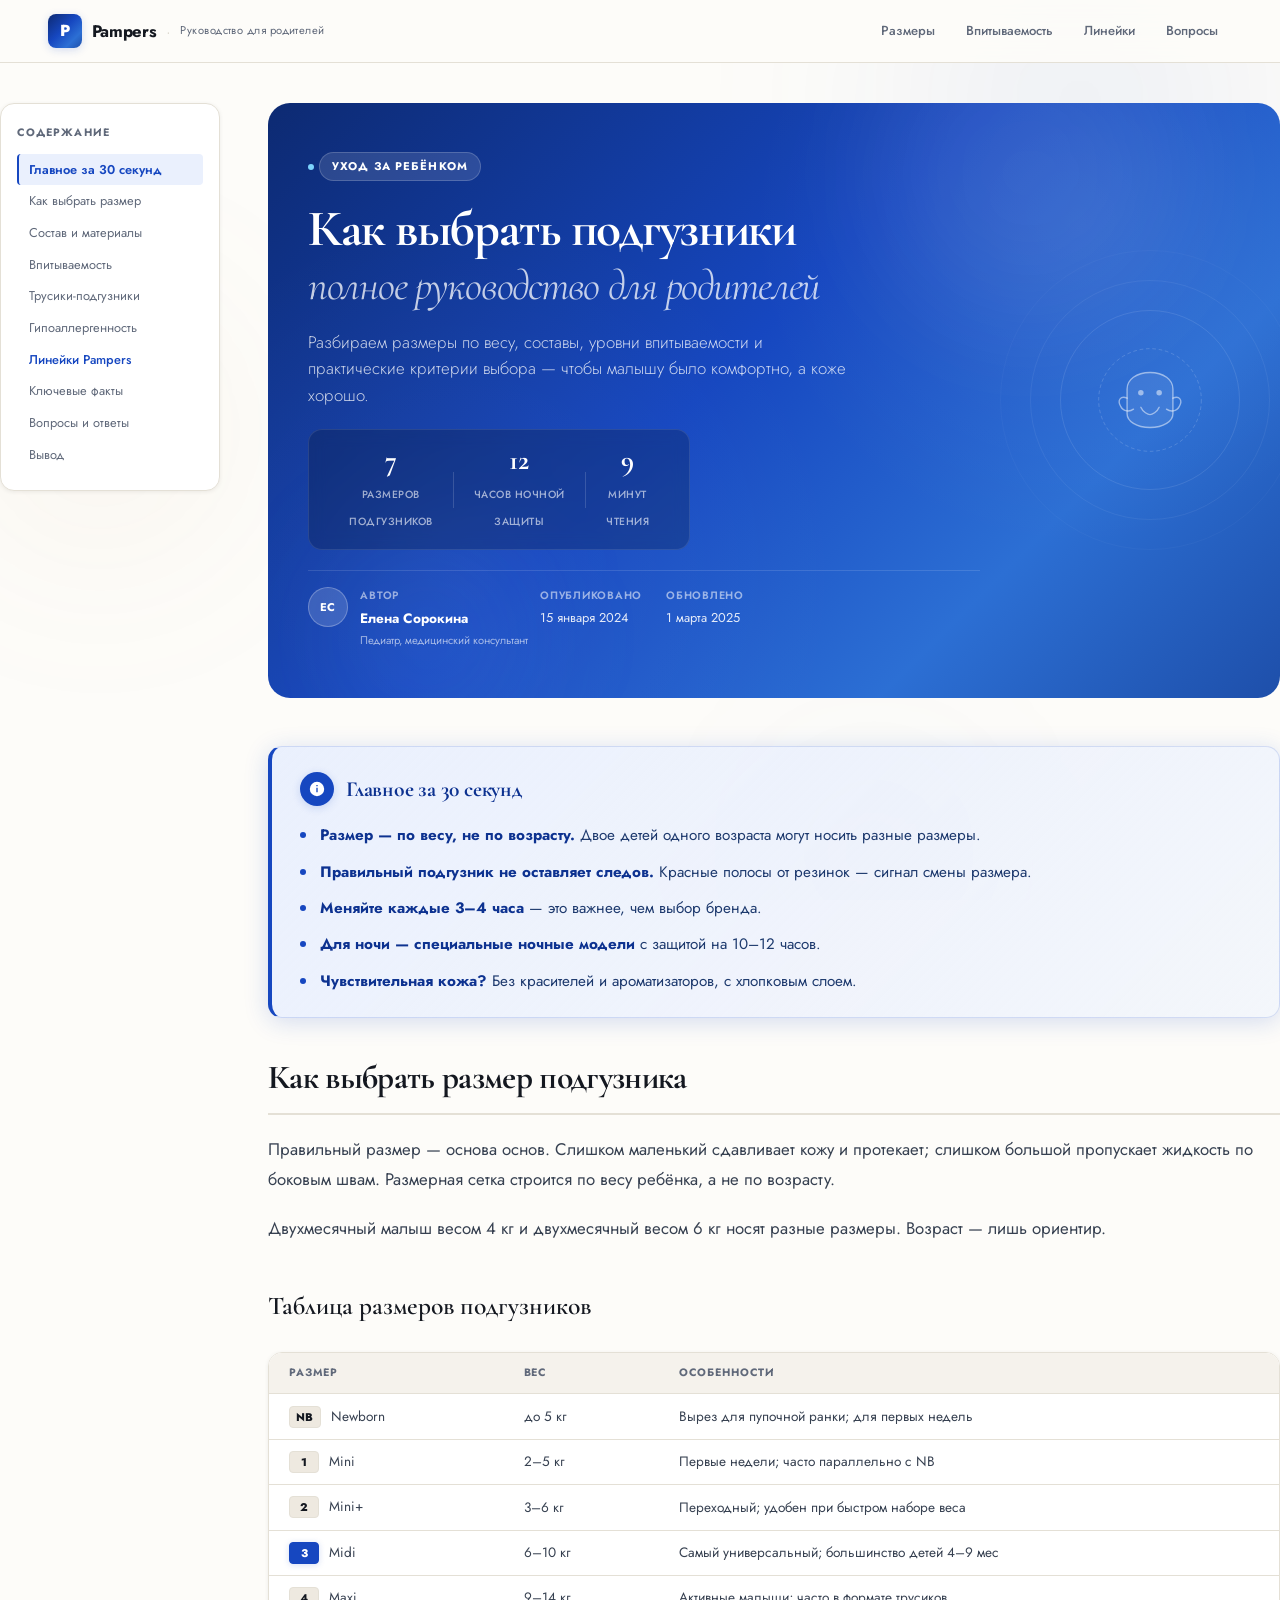
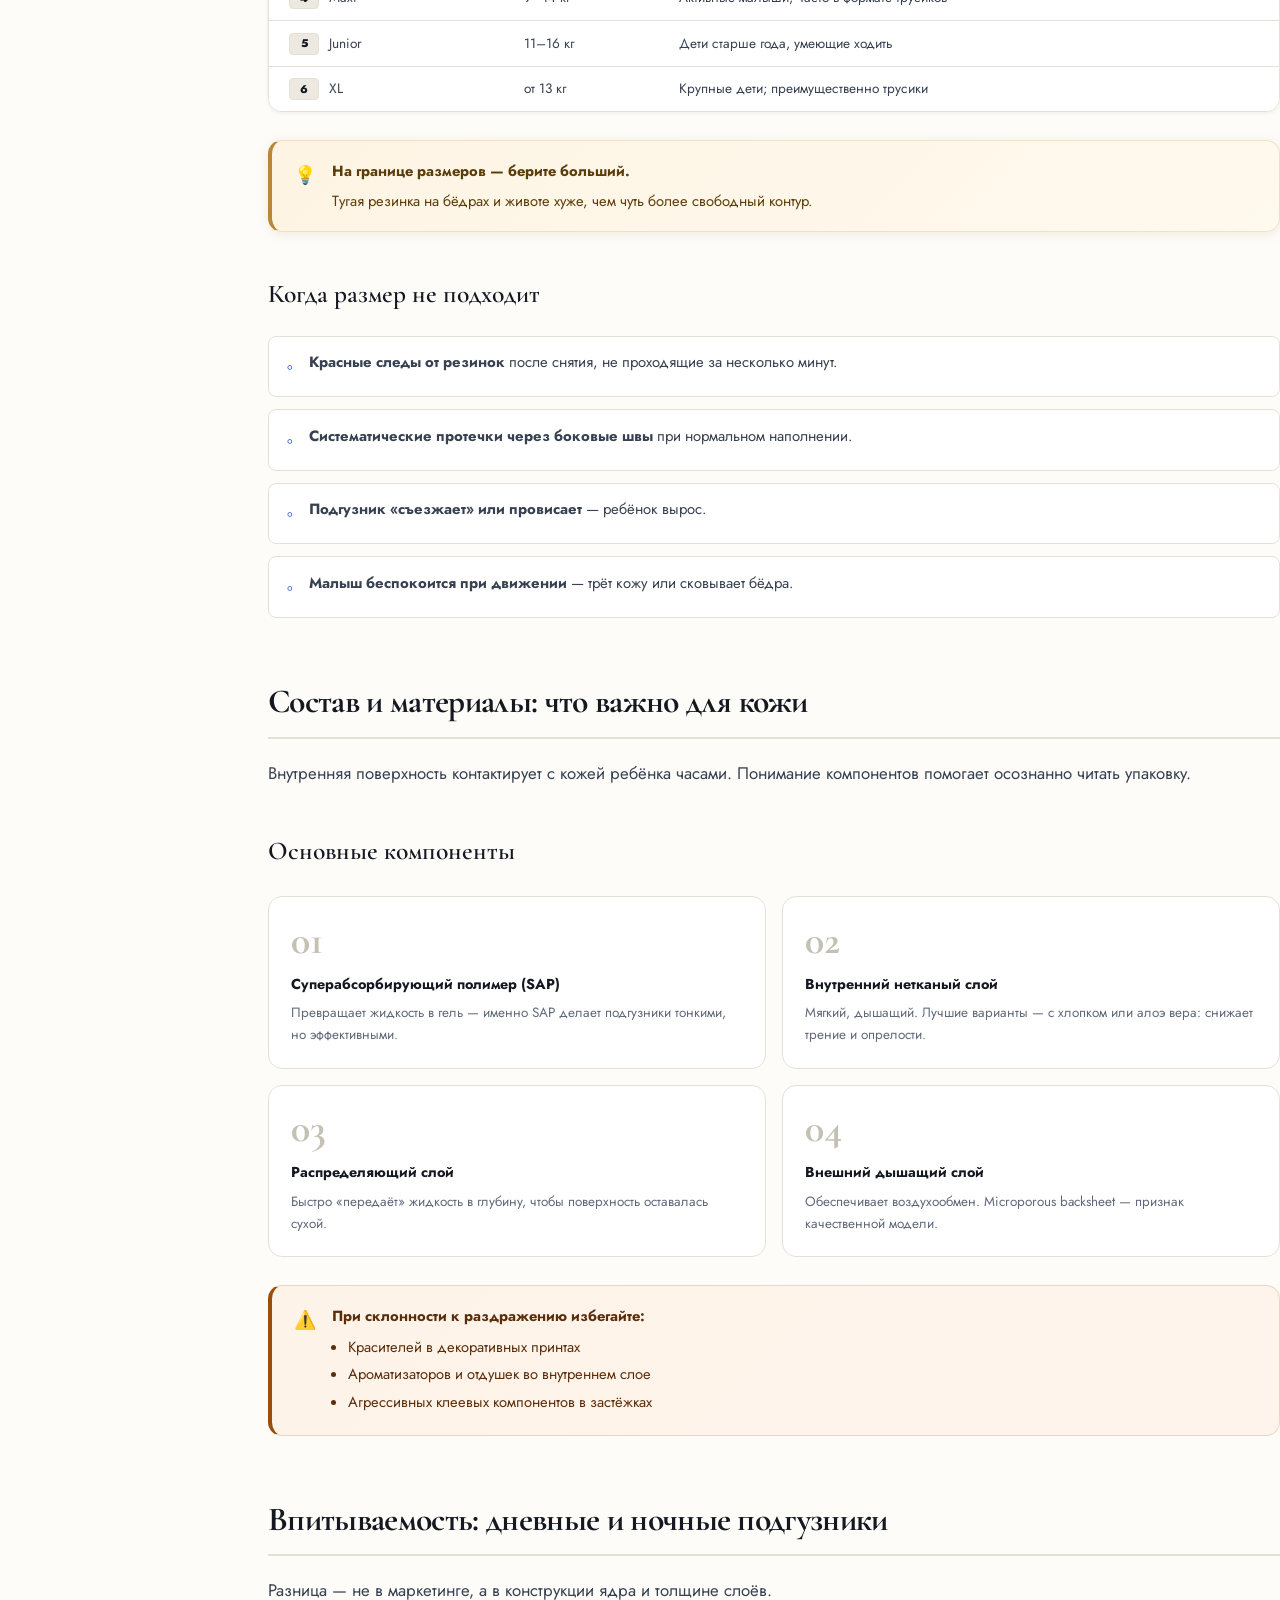
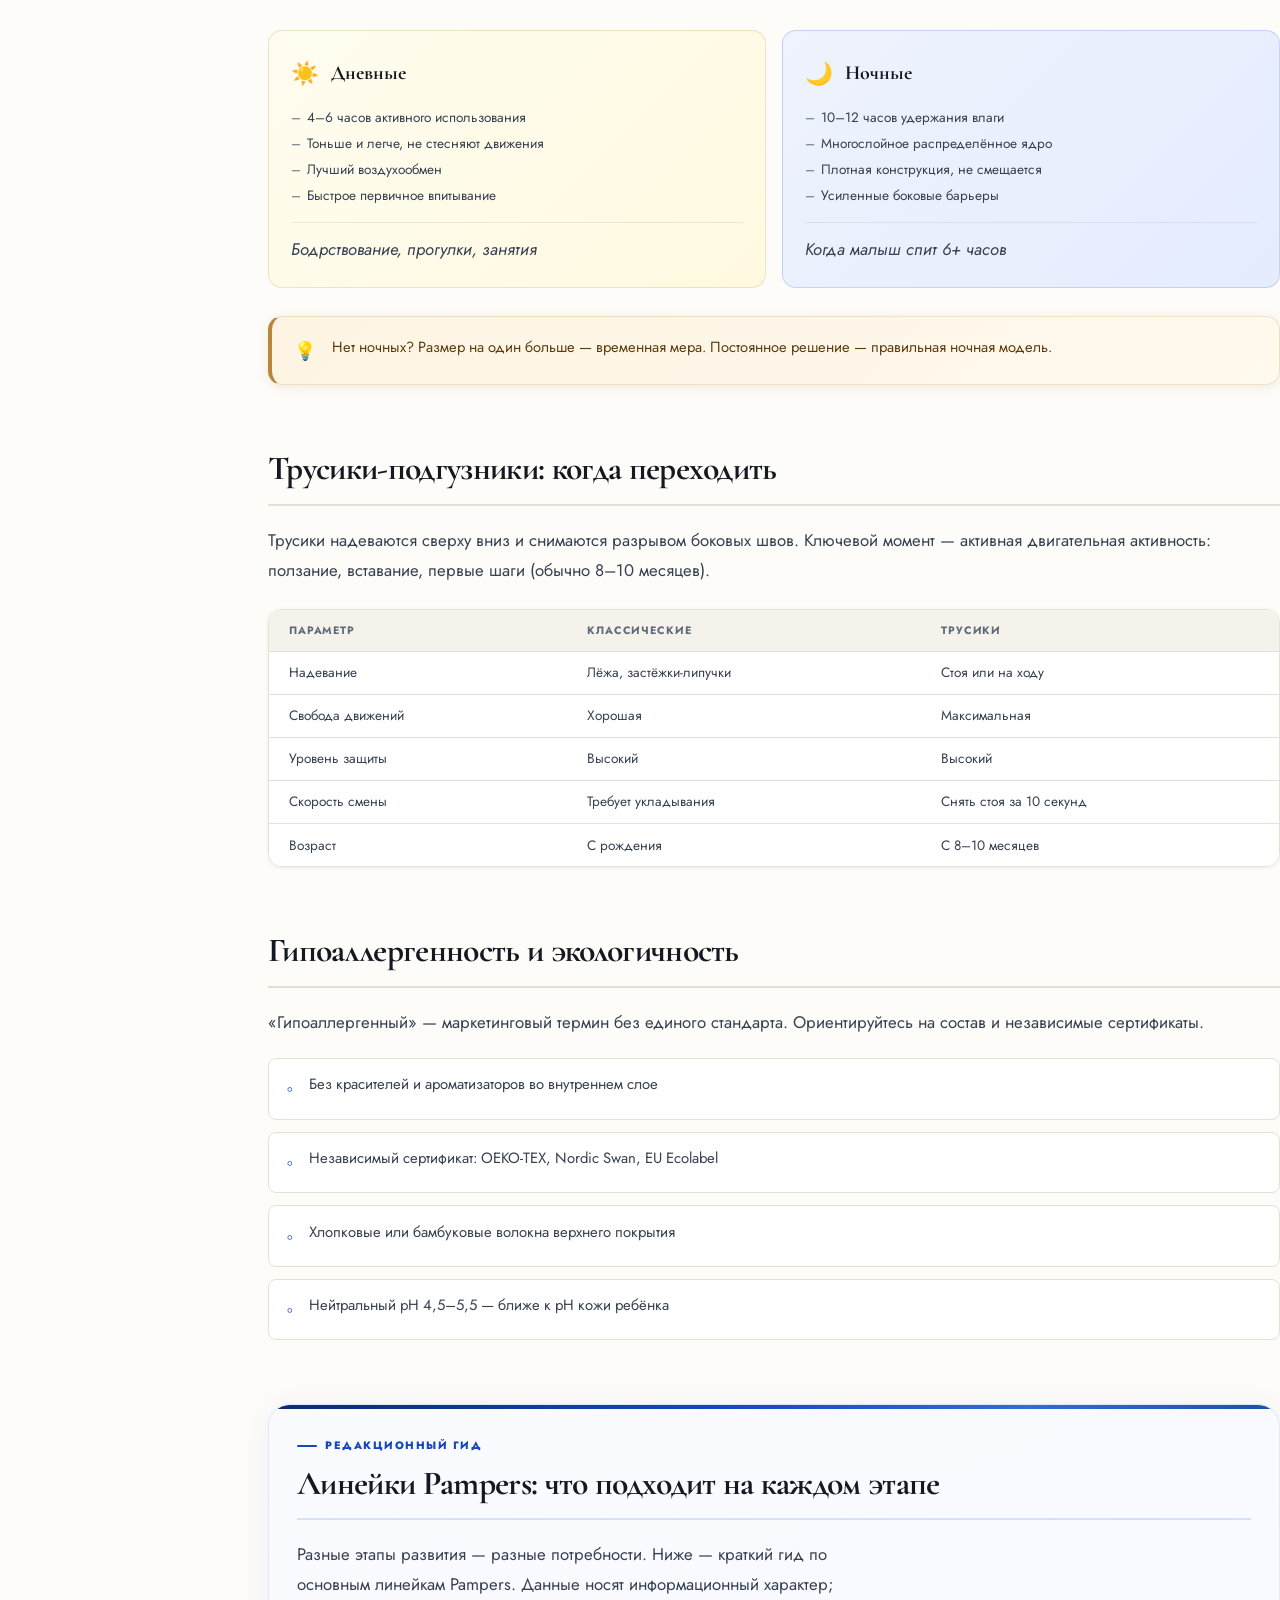
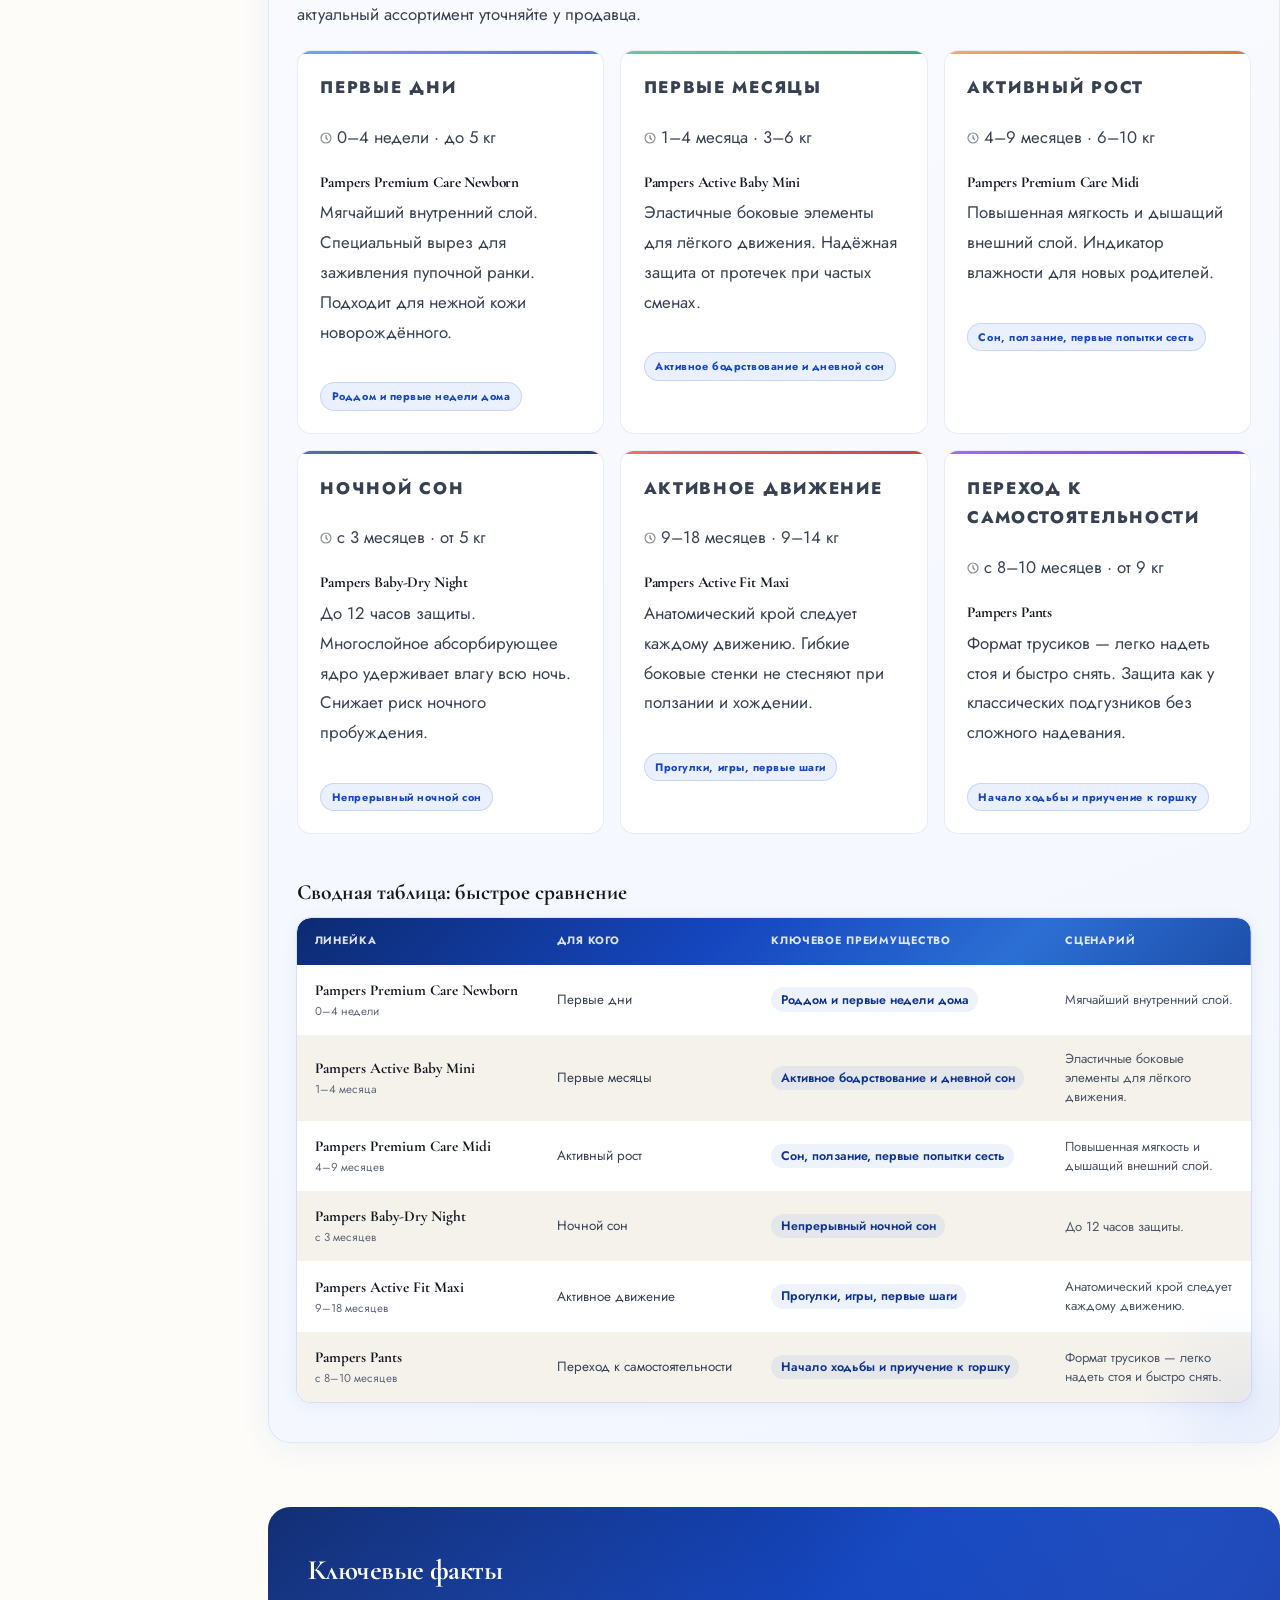
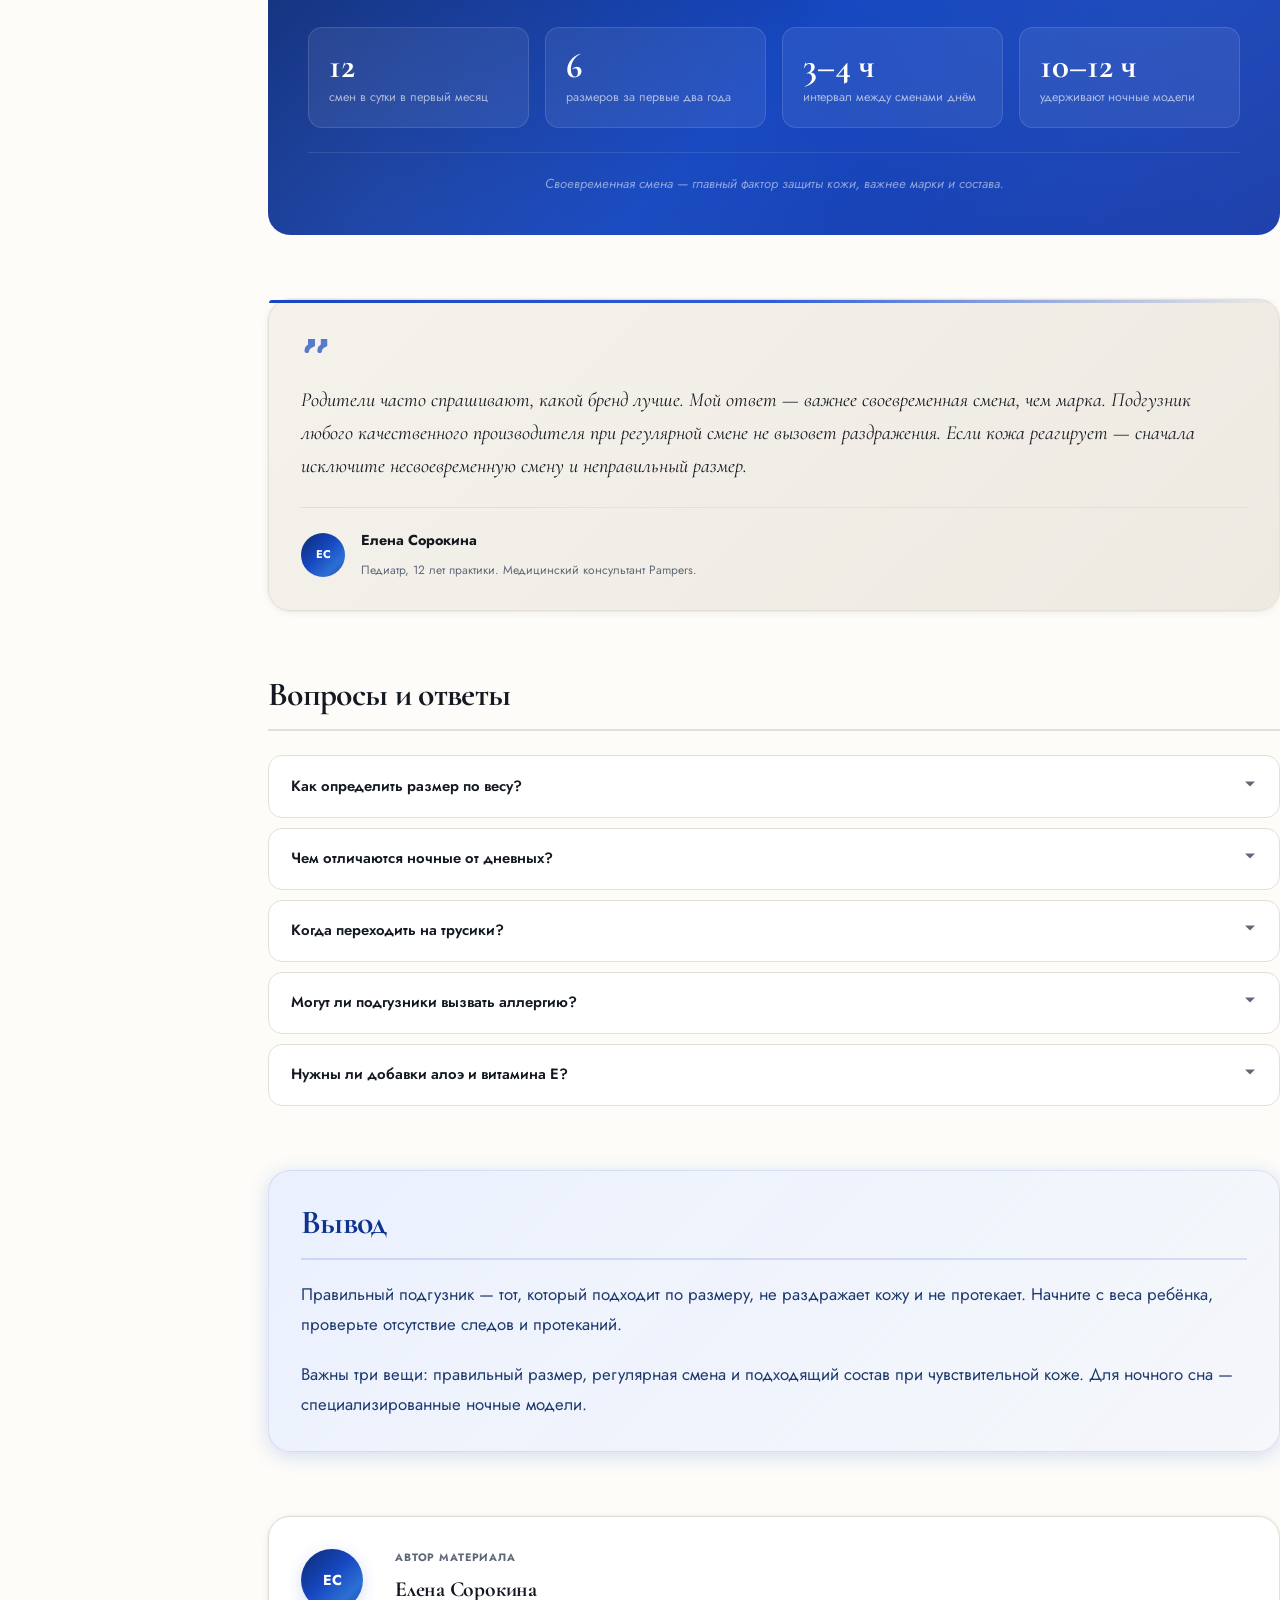
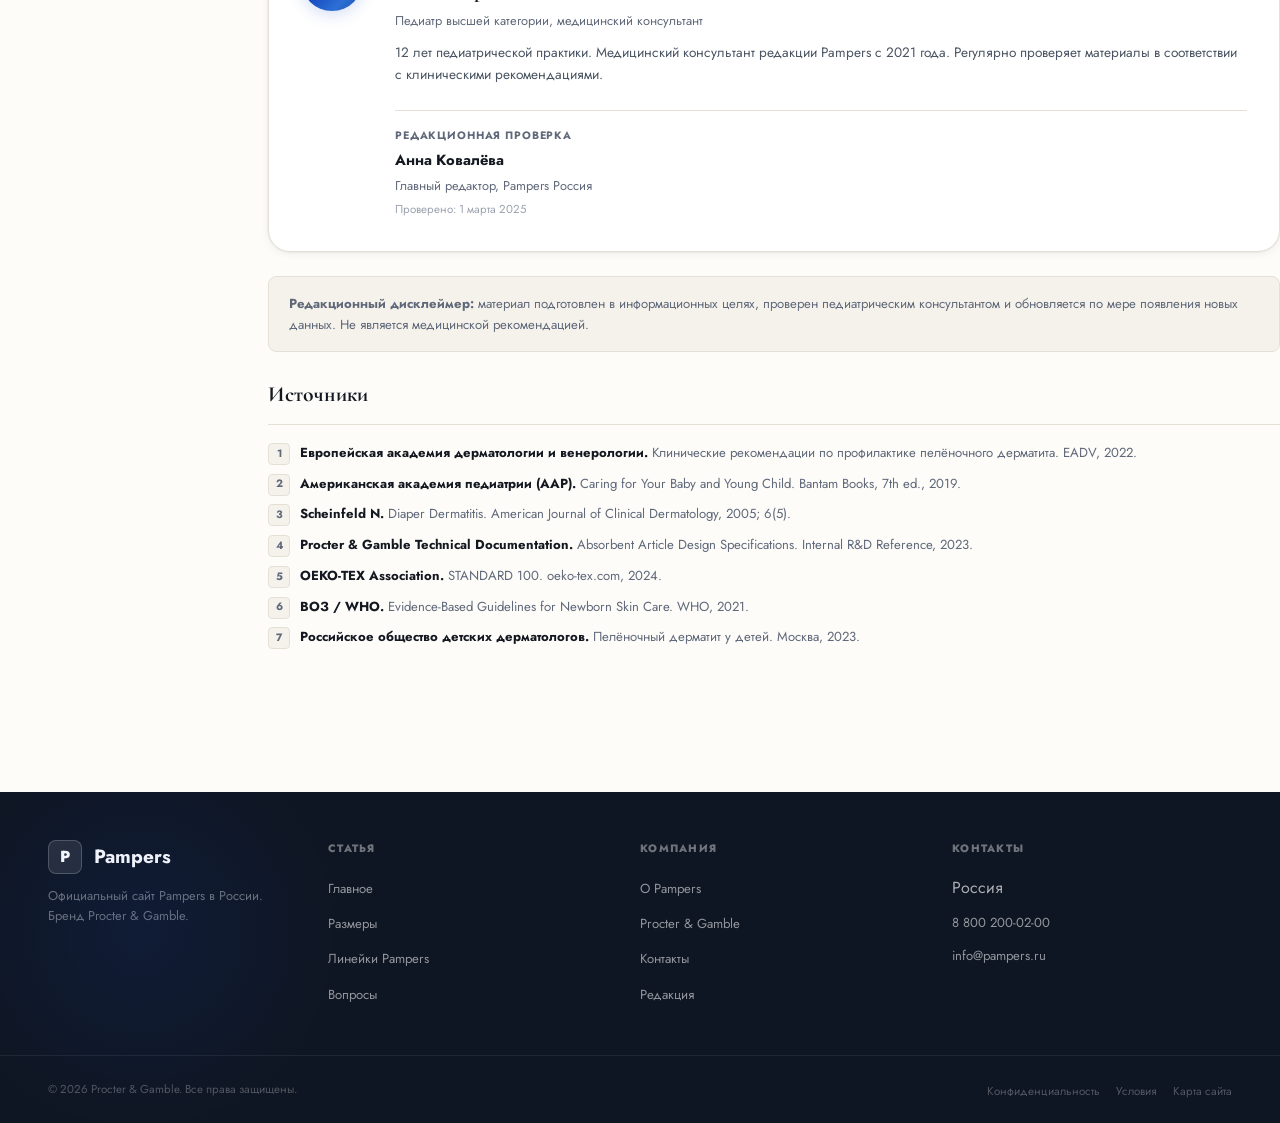
<file: index.html>
<!DOCTYPE html>
<html lang="ru" itemscope itemtype="https://schema.org/Article">
<head>
  <meta charset="UTF-8">
  <meta name="viewport" content="width=device-width, initial-scale=1.0">
  <title>Как выбрать подгузники: полное руководство для родителей | Pampers</title>
  <meta name="description" content="Как правильно выбрать подгузники: размеры по весу, состав, впитываемость, ночные и дневные модели. Советы педиатра для новорождённых и детей до 2 лет.">
  <link rel="canonical" href="https://pampers.ru/articles/kak-vybrat-podguzniki">
  <meta name="robots" content="index, follow, max-snippet:-1, max-image-preview:large, max-video-preview:-1">
  <meta property="og:title" content="Как выбрать подгузники: полное руководство для родителей">
  <meta property="og:description" content="Размеры, состав, впитываемость, ночные и дневные модели — всё что важно при выборе подгузников.">
  <meta property="og:type" content="article">
  <meta property="og:url" content="https://pampers.ru/articles/kak-vybrat-podguzniki">
  <meta property="og:image" content="https://pampers.ru/assets/og-podguzniki.jpg">
  <meta property="og:image:width" content="1200">
  <meta property="og:image:height" content="630">
  <meta property="og:locale" content="ru_RU">
  <meta property="og:site_name" content="Pampers Россия">
  <meta property="article:published_time" content="2024-01-15T09:00:00+03:00">
  <meta property="article:modified_time" content="2025-03-01T12:00:00+03:00">
  <meta name="twitter:card" content="summary_large_image">
  <meta name="twitter:title" content="Как выбрать подгузники: полное руководство">
  <meta name="twitter:description" content="Размеры, состав, впитываемость — всё важное о выборе подгузников.">
  <meta name="twitter:image" content="https://pampers.ru/assets/og-podguzniki.jpg">
  <script type="application/ld+json">{"@context":"https://schema.org","@graph":[{"@type":"Article","@id":"https://pampers.ru/articles/kak-vybrat-podguzniki#article","headline":"Как выбрать подгузники: полное руководство для родителей","description":"Подробное руководство по выбору подгузников: размеры по весу, составы, впитываемость.","image":{"@type":"ImageObject","url":"https://pampers.ru/assets/og-podguzniki.jpg","width":1200,"height":630},"datePublished":"2024-01-15T09:00:00+03:00","dateModified":"2025-03-01T12:00:00+03:00","author":{"@type":"Person","@id":"https://pampers.ru/team/elena-sorokina","name":"Елена Сорокина","jobTitle":"Педиатр, медицинский консультант"},"editor":{"@type":"Person","name":"Анна Ковалёва","jobTitle":"Главный редактор"},"publisher":{"@type":"Organization","@id":"https://pampers.ru#organization","name":"Pampers Россия","url":"https://pampers.ru"},"mainEntityOfPage":{"@type":"WebPage","@id":"https://pampers.ru/articles/kak-vybrat-podguzniki"},"articleSection":"Уход за ребёнком","inLanguage":"ru"},{"@type":"BreadcrumbList","itemListElement":[{"@type":"ListItem","position":1,"name":"Главная","item":"https://pampers.ru"},{"@type":"ListItem","position":2,"name":"Статьи","item":"https://pampers.ru/articles"},{"@type":"ListItem","position":3,"name":"Как выбрать подгузники","item":"https://pampers.ru/articles/kak-vybrat-podguzniki"}]},{"@type":"Organization","@id":"https://pampers.ru#organization","name":"Pampers Россия","parentOrganization":{"@type":"Organization","name":"Procter & Gamble","url":"https://www.pg.com"},"url":"https://pampers.ru","contactPoint":{"@type":"ContactPoint","telephone":"+7-800-200-02-00","contactType":"customer service","availableLanguage":"Russian","contactOption":"TollFree"}},{"@type":"FAQPage","mainEntity":[{"@type":"Question","name":"Как определить размер подгузника по весу ребёнка?","acceptedAnswer":{"@type":"Answer","text":"NB — до 5 кг, 1 — 2–5 кг, 2 — 3–6 кг, 3 — 6–10 кг, 4 — 9–14 кг, 5 — 11–16 кг, 6 — от 13 кг. На границе — берите больший."}},{"@type":"Question","name":"Чем отличаются ночные подгузники от дневных?","acceptedAnswer":{"@type":"Answer","text":"Ночные рассчитаны на 10–12 часов: многослойное ядро, плотная конструкция. Дневные тоньше — для активного движения 4–6 часов."}},{"@type":"Question","name":"Когда переходить с подгузников на трусики?","acceptedAnswer":{"@type":"Answer","text":"С 8–10 месяцев, когда малыш начинает активно ползать и вставать."}},{"@type":"Question","name":"Могут ли подгузники вызвать аллергию?","acceptedAnswer":{"@type":"Answer","text":"Истинная аллергия редка. Чаще — пелёночный дерматит от длительного контакта с влагой."}}]}]}</script>
  <link rel="preconnect" href="https://fonts.googleapis.com">
  <link rel="preconnect" href="https://fonts.gstatic.com" crossorigin>
  <link href="https://fonts.googleapis.com/css2?family=Cormorant+Garamond:ital,wght@0,400;0,500;0,600;0,700;1,400;1,500&family=Jost:wght@300;400;500;600;700&display=swap" rel="stylesheet">
  <link rel="stylesheet" href="styles.css">
</head>
<body>

<!-- Floating background orbs -->
<div class="bg-orbs" aria-hidden="true">
  <div class="orb orb-1"></div>
  <div class="orb orb-2"></div>
  <div class="orb orb-3"></div>
</div>

<!-- Header — якорная навигация, без мёртвых ссылок -->
<header class="site-header" role="banner">
  <div class="container header-inner">
    <a href="#" class="site-logo" aria-label="Начало страницы">
      <span class="logo-mark" aria-hidden="true">P</span>
      <span class="logo-text">Pampers</span>
      <span class="logo-sep" aria-hidden="true">·</span>
      <span class="logo-sub">Руководство для родителей</span>
    </a>
    <nav class="header-nav" aria-label="Разделы статьи">
      <ul>
        <li><a href="#razmer">Размеры</a></li>
        <li><a href="#vpityvaemost">Впитываемость</a></li>
        <li><a href="#pampers-models">Линейки</a></li>
        <li><a href="#faq">Вопросы</a></li>
      </ul>
    </nav>
    <button class="nav-toggle" aria-label="Открыть меню" aria-expanded="false" aria-controls="mobile-nav">
      <span></span><span></span><span></span>
    </button>
  </div>
  <nav id="mobile-nav" class="mobile-nav" aria-label="Мобильная навигация" hidden>
    <ul>
      <li><a href="#quick-answer">Главное</a></li>
      <li><a href="#razmer">Размеры</a></li>
      <li><a href="#sostav">Состав</a></li>
      <li><a href="#vpityvaemost">Впитываемость</a></li>
      <li><a href="#pampers-models">Линейки Pampers</a></li>
      <li><a href="#fakty">Факты</a></li>
      <li><a href="#faq">Вопросы и ответы</a></li>
      <li><a href="#vyvod">Вывод</a></li>
    </ul>
  </nav>
</header>

<main id="main-content" role="main">
  <div class="article-layout container">

    <!-- TOC sidebar desktop -->
    <aside class="toc-sidebar" aria-label="Содержание статьи">
      <div class="toc-sticky" id="toc-sticky">
        <p class="toc-label">Содержание</p>
        <nav aria-label="Якорная навигация">
          <ol class="toc-list" id="toc-list">
            <li><a href="#quick-answer" class="toc-link">Главное за 30 секунд</a></li>
            <li><a href="#razmer" class="toc-link">Как выбрать размер</a></li>
            <li><a href="#sostav" class="toc-link">Состав и материалы</a></li>
            <li><a href="#vpityvaemost" class="toc-link">Впитываемость</a></li>
            <li><a href="#trusiki" class="toc-link">Трусики-подгузники</a></li>
            <li><a href="#gipoallergennye" class="toc-link">Гипоаллергенность</a></li>
            <li><a href="#pampers-models" class="toc-link toc-link--highlight">Линейки Pampers</a></li>
            <li><a href="#fakty" class="toc-link">Ключевые факты</a></li>
            <li><a href="#faq" class="toc-link">Вопросы и ответы</a></li>
            <li><a href="#vyvod" class="toc-link">Вывод</a></li>
          </ol>
        </nav>
      </div>
    </aside>

    <article itemscope itemtype="https://schema.org/Article" itemprop="mainEntity" class="article-body" aria-labelledby="article-heading">

      <!-- ═══ HERO ═══ -->
      <header class="article-hero" role="presentation">
        <div class="hero-bg-pattern" aria-hidden="true"></div>
        <div class="hero-glow hero-glow-1" aria-hidden="true"></div>
        <div class="hero-glow hero-glow-2" aria-hidden="true"></div>

        <div class="hero-inner">
          <div class="article-category">
            <span class="category-dot" aria-hidden="true"></span>
            <span class="article-category-label">Уход за ребёнком</span>
          </div>

          <h1 id="article-heading" itemprop="headline" class="article-h1">
            Как выбрать подгузники
            <em>полное руководство для родителей</em>
          </h1>

          <p class="article-deck" itemprop="description">
            Разбираем размеры по весу, составы, уровни впитываемости и практические критерии выбора —
            чтобы малышу было комфортно, а коже хорошо.
          </p>

          <div class="hero-stats reveal" aria-label="Ключевые цифры">
            <div class="hero-stat">
              <span class="hero-stat-num">7</span>
              <span class="hero-stat-label">размеров<br>подгузников</span>
            </div>
            <div class="hero-stat-divider" aria-hidden="true"></div>
            <div class="hero-stat">
              <span class="hero-stat-num">12</span>
              <span class="hero-stat-label">часов ночной<br>защиты</span>
            </div>
            <div class="hero-stat-divider" aria-hidden="true"></div>
            <div class="hero-stat">
              <span class="hero-stat-num">9</span>
              <span class="hero-stat-label">минут<br>чтения</span>
            </div>
          </div>

          <div class="article-meta">
            <div class="meta-author" itemprop="author" itemscope itemtype="https://schema.org/Person">
              <span class="meta-avatar" aria-hidden="true">ЕС</span>
              <div class="meta-author-info">
                <span class="meta-by">Автор</span>
                <strong itemprop="name" class="meta-author-name">Елена Сорокина</strong>
                <span itemprop="jobTitle" class="meta-role">Педиатр, медицинский консультант</span>
              </div>
            </div>
            <div class="meta-dates">
              <div class="meta-date-item">
                <span class="meta-label">Опубликовано</span>
                <time itemprop="datePublished" datetime="2024-01-15">15 января 2024</time>
              </div>
              <div class="meta-date-item">
                <span class="meta-label">Обновлено</span>
                <time itemprop="dateModified" datetime="2025-03-01">1 марта 2025</time>
              </div>
            </div>
          </div>
        </div>

        <div class="hero-visual" aria-hidden="true">
          <div class="hero-ring hero-ring-1"></div>
          <div class="hero-ring hero-ring-2"></div>
          <div class="hero-ring hero-ring-3"></div>
          <svg class="hero-icon" viewBox="0 0 120 120" fill="none" xmlns="http://www.w3.org/2000/svg">
            <circle cx="60" cy="60" r="56" stroke="currentColor" stroke-width="1" stroke-dasharray="4 3" opacity="0.35"/>
            <path d="M35 48 C35 38 45 30 60 30 C75 30 85 38 85 48 L85 75 C85 83 75 90 60 90 C45 90 35 83 35 75 Z" stroke="currentColor" stroke-width="1.5" fill="rgba(255,255,255,0.07)"/>
            <path d="M35 58 C28 55 24 60 28 67 C31 73 38 73 42 70" stroke="currentColor" stroke-width="1.5" stroke-linecap="round"/>
            <path d="M85 58 C92 55 96 60 92 67 C89 73 82 73 78 70" stroke="currentColor" stroke-width="1.5" stroke-linecap="round"/>
            <circle cx="50" cy="52" r="3" fill="currentColor"/>
            <circle cx="70" cy="52" r="3" fill="currentColor"/>
            <path d="M50 68 C52 73 58 76 60 76 C62 76 68 73 70 68" stroke="currentColor" stroke-width="1.5" stroke-linecap="round" fill="none"/>
          </svg>
        </div>
      </header>

      <!-- Mobile TOC -->
      <nav class="toc-inline" aria-label="Содержание статьи">
        <button class="toc-toggle" aria-expanded="false" aria-controls="toc-inline-list">
          <span>Содержание статьи</span>
          <svg width="16" height="16" viewBox="0 0 16 16" fill="currentColor" aria-hidden="true"><path d="M8 10.5L3 5.5h10L8 10.5z"/></svg>
        </button>
        <ol id="toc-inline-list" class="toc-inline-list" hidden>
          <li><a href="#quick-answer">Главное за 30 секунд</a></li>
          <li><a href="#razmer">Как выбрать размер</a></li>
          <li><a href="#sostav">Состав и материалы</a></li>
          <li><a href="#vpityvaemost">Впитываемость: дневные и ночные</a></li>
          <li><a href="#trusiki">Трусики-подгузники</a></li>
          <li><a href="#gipoallergennye">Гипоаллергенность</a></li>
          <li><a href="#pampers-models">Линейки Pampers</a></li>
          <li><a href="#fakty">Ключевые факты</a></li>
          <li><a href="#faq">Вопросы и ответы</a></li>
          <li><a href="#vyvod">Вывод</a></li>
        </ol>
      </nav>

      <!-- ═══ QUICK ANSWER ═══ -->
      <section id="quick-answer" class="quick-answer reveal" aria-labelledby="qa-heading">
        <div class="qa-header">
          <div class="qa-badge" aria-hidden="true">
            <svg width="18" height="18" viewBox="0 0 20 20" fill="currentColor"><path d="M10 2a8 8 0 100 16A8 8 0 0010 2zm.75 11.5h-1.5v-5h1.5v5zm0-6.5h-1.5V5.5h1.5V7z"/></svg>
          </div>
          <h2 id="qa-heading" class="qa-title">Главное за 30 секунд</h2>
        </div>
        <ul class="qa-list" role="list">
          <li><strong>Размер — по весу, не по возрасту.</strong> Двое детей одного возраста могут носить разные размеры.</li>
          <li><strong>Правильный подгузник не оставляет следов.</strong> Красные полосы от резинок — сигнал смены размера.</li>
          <li><strong>Меняйте каждые 3–4 часа</strong> — это важнее, чем выбор бренда.</li>
          <li><strong>Для ночи — специальные ночные модели</strong> с защитой на 10–12 часов.</li>
          <li><strong>Чувствительная кожа?</strong> Без красителей и ароматизаторов, с хлопковым слоем.</li>
        </ul>
      </section>

      <!-- ═══ РАЗМЕР ═══ -->
      <section id="razmer" class="article-section reveal" aria-labelledby="razmer-heading">
        <h2 id="razmer-heading">Как выбрать размер подгузника</h2>
        <p>Правильный размер — основа основ. Слишком маленький сдавливает кожу и протекает; слишком большой пропускает жидкость по боковым швам. Размерная сетка строится по весу ребёнка, а не по возрасту.</p>
        <p>Двухмесячный малыш весом 4 кг и двухмесячный весом 6 кг носят разные размеры. Возраст — лишь ориентир.</p>

        <h3>Таблица размеров подгузников</h3>
        <div class="table-wrapper" role="region" aria-label="Таблица размеров" tabindex="0">
          <table class="size-table">
            <caption class="sr-only">Соответствие размеров подгузников весу ребёнка</caption>
            <thead>
              <tr>
                <th scope="col">Размер</th>
                <th scope="col">Вес</th>
                <th scope="col">Особенности</th>
              </tr>
            </thead>
            <tbody>
              <tr><td><span class="size-badge">NB</span> Newborn</td><td>до 5 кг</td><td>Вырез для пупочной ранки; для первых недель</td></tr>
              <tr><td><span class="size-badge">1</span> Mini</td><td>2–5 кг</td><td>Первые недели; часто параллельно с NB</td></tr>
              <tr><td><span class="size-badge">2</span> Mini+</td><td>3–6 кг</td><td>Переходный; удобен при быстром наборе веса</td></tr>
              <tr><td><span class="size-badge size-badge--accent">3</span> Midi</td><td>6–10 кг</td><td>Самый универсальный; большинство детей 4–9 мес</td></tr>
              <tr><td><span class="size-badge">4</span> Maxi</td><td>9–14 кг</td><td>Активные малыши; часто в формате трусиков</td></tr>
              <tr><td><span class="size-badge">5</span> Junior</td><td>11–16 кг</td><td>Дети старше года, умеющие ходить</td></tr>
              <tr><td><span class="size-badge">6</span> XL</td><td>от 13 кг</td><td>Крупные дети; преимущественно трусики</td></tr>
            </tbody>
          </table>
        </div>

        <div class="callout callout--tip" role="note" aria-label="Совет">
          <div class="callout-icon" aria-hidden="true">💡</div>
          <div class="callout-body">
            <strong>На границе размеров — берите больший.</strong> Тугая резинка на бёдрах и животе хуже, чем чуть более свободный контур.
          </div>
        </div>

        <h3>Когда размер не подходит</h3>
        <ul class="feature-list">
          <li><span class="feature-icon" aria-hidden="true">◦</span><div><strong>Красные следы от резинок</strong> после снятия, не проходящие за несколько минут.</div></li>
          <li><span class="feature-icon" aria-hidden="true">◦</span><div><strong>Систематические протечки через боковые швы</strong> при нормальном наполнении.</div></li>
          <li><span class="feature-icon" aria-hidden="true">◦</span><div><strong>Подгузник «съезжает» или провисает</strong> — ребёнок вырос.</div></li>
          <li><span class="feature-icon" aria-hidden="true">◦</span><div><strong>Малыш беспокоится при движении</strong> — трёт кожу или сковывает бёдра.</div></li>
        </ul>
      </section>

      <!-- ═══ СОСТАВ ═══ -->
      <section id="sostav" class="article-section reveal" aria-labelledby="sostav-heading">
        <h2 id="sostav-heading">Состав и материалы: что важно для кожи</h2>
        <p>Внутренняя поверхность контактирует с кожей ребёнка часами. Понимание компонентов помогает осознанно читать упаковку.</p>

        <h3>Основные компоненты</h3>
        <div class="component-grid">
          <div class="component-card">
            <div class="component-num" aria-hidden="true">01</div>
            <h4>Суперабсорбирующий полимер (SAP)</h4>
            <p>Превращает жидкость в гель — именно SAP делает подгузники тонкими, но эффективными.</p>
          </div>
          <div class="component-card">
            <div class="component-num" aria-hidden="true">02</div>
            <h4>Внутренний нетканый слой</h4>
            <p>Мягкий, дышащий. Лучшие варианты — с хлопком или алоэ вера: снижает трение и опрелости.</p>
          </div>
          <div class="component-card">
            <div class="component-num" aria-hidden="true">03</div>
            <h4>Распределяющий слой</h4>
            <p>Быстро «передаёт» жидкость в глубину, чтобы поверхность оставалась сухой.</p>
          </div>
          <div class="component-card">
            <div class="component-num" aria-hidden="true">04</div>
            <h4>Внешний дышащий слой</h4>
            <p>Обеспечивает воздухообмен. Microporous backsheet — признак качественной модели.</p>
          </div>
        </div>

        <div class="callout callout--warning" role="note" aria-label="Чувствительная кожа">
          <div class="callout-icon" aria-hidden="true">⚠️</div>
          <div class="callout-body">
            <strong>При склонности к раздражению избегайте:</strong>
            <ul>
              <li>Красителей в декоративных принтах</li>
              <li>Ароматизаторов и отдушек во внутреннем слое</li>
              <li>Агрессивных клеевых компонентов в застёжках</li>
            </ul>
          </div>
        </div>
      </section>

      <!-- ═══ ВПИТЫВАЕМОСТЬ ═══ -->
      <section id="vpityvaemost" class="article-section reveal" aria-labelledby="vpityvaemost-heading">
        <h2 id="vpityvaemost-heading">Впитываемость: дневные и ночные подгузники</h2>
        <p>Разница — не в маркетинге, а в конструкции ядра и толщине слоёв.</p>

        <div class="compare-grid">
          <div class="compare-card compare-card--day">
            <div class="compare-header">
              <span class="compare-icon" aria-hidden="true">☀️</span>
              <h3>Дневные</h3>
            </div>
            <ul class="compare-list">
              <li>4–6 часов активного использования</li>
              <li>Тоньше и легче, не стесняют движения</li>
              <li>Лучший воздухообмен</li>
              <li>Быстрое первичное впитывание</li>
            </ul>
            <p class="compare-use">Бодрствование, прогулки, занятия</p>
          </div>
          <div class="compare-card compare-card--night">
            <div class="compare-header">
              <span class="compare-icon" aria-hidden="true">🌙</span>
              <h3>Ночные</h3>
            </div>
            <ul class="compare-list">
              <li>10–12 часов удержания влаги</li>
              <li>Многослойное распределённое ядро</li>
              <li>Плотная конструкция, не смещается</li>
              <li>Усиленные боковые барьеры</li>
            </ul>
            <p class="compare-use">Когда малыш спит 6+ часов</p>
          </div>
        </div>

        <div class="callout callout--tip" role="note">
          <div class="callout-icon" aria-hidden="true">💡</div>
          <div class="callout-body">
            Нет ночных? Размер на один больше — временная мера. Постоянное решение — правильная ночная модель.
          </div>
        </div>
      </section>

      <!-- ═══ ТРУСИКИ ═══ -->
      <section id="trusiki" class="article-section reveal" aria-labelledby="trusiki-heading">
        <h2 id="trusiki-heading">Трусики-подгузники: когда переходить</h2>
        <p>Трусики надеваются сверху вниз и снимаются разрывом боковых швов. Ключевой момент — активная двигательная активность: ползание, вставание, первые шаги (обычно 8–10 месяцев).</p>

        <div class="table-wrapper" role="region" aria-label="Классические vs трусики" tabindex="0">
          <table class="compare-table">
            <caption class="sr-only">Классические подгузники vs трусики</caption>
            <thead>
              <tr>
                <th scope="col">Параметр</th>
                <th scope="col">Классические</th>
                <th scope="col">Трусики</th>
              </tr>
            </thead>
            <tbody>
              <tr><td>Надевание</td><td>Лёжа, застёжки-липучки</td><td>Стоя или на ходу</td></tr>
              <tr><td>Свобода движений</td><td>Хорошая</td><td>Максимальная</td></tr>
              <tr><td>Уровень защиты</td><td>Высокий</td><td>Высокий</td></tr>
              <tr><td>Скорость смены</td><td>Требует укладывания</td><td>Снять стоя за 10 секунд</td></tr>
              <tr><td>Возраст</td><td>С рождения</td><td>С 8–10 месяцев</td></tr>
            </tbody>
          </table>
        </div>
      </section>

      <!-- ═══ ГИПОАЛЛЕРГЕННОСТЬ ═══ -->
      <section id="gipoallergennye" class="article-section reveal" aria-labelledby="gipoallergennye-heading">
        <h2 id="gipoallergennye-heading">Гипоаллергенность и экологичность</h2>
        <p>«Гипоаллергенный» — маркетинговый термин без единого стандарта. Ориентируйтесь на состав и независимые сертификаты.</p>

        <ul class="feature-list">
          <li><span class="feature-icon" aria-hidden="true">◦</span><div>Без красителей и ароматизаторов во внутреннем слое</div></li>
          <li><span class="feature-icon" aria-hidden="true">◦</span><div>Независимый сертификат: OEKO-TEX, Nordic Swan, EU Ecolabel</div></li>
          <li><span class="feature-icon" aria-hidden="true">◦</span><div>Хлопковые или бамбуковые волокна верхнего покрытия</div></li>
          <li><span class="feature-icon" aria-hidden="true">◦</span><div>Нейтральный pH 4,5–5,5 — ближе к pH кожи ребёнка</div></li>
        </ul>
      </section>

      <!-- ═══ PAMPERS MODELS (данные в main.js → PAMPERS_MODELS) ═══ -->
      <section id="pampers-models" class="article-section pampers-guide reveal" aria-labelledby="pampers-models-heading">
        <div class="section-eyebrow">Редакционный гид</div>
        <h2 id="pampers-models-heading">Линейки Pampers: что подходит на каждом этапе</h2>
        <p class="section-intro">
          Разные этапы развития — разные потребности. Ниже — краткий гид по основным линейкам Pampers.
          Данные носят информационный характер; актуальный ассортимент уточняйте у продавца.
        </p>
        <!-- Карточки — рендерит JS из массива PAMPERS_MODELS -->
        <div class="models-grid" id="models-grid" aria-label="Линейки Pampers по этапам"></div>

        <!-- Таблица сравнения — рендерит JS -->
        <div class="models-table-section">
          <h3>Сводная таблица: быстрое сравнение</h3>
          <div class="premium-table-wrapper" role="region" aria-label="Сравнение линеек Pampers" tabindex="0">
            <table class="premium-table" id="pampers-table-el">
              <caption class="sr-only">Сравнение линеек подгузников Pampers по этапам</caption>
              <thead>
                <tr>
                  <th scope="col">Линейка</th>
                  <th scope="col">Для кого</th>
                  <th scope="col">Ключевое преимущество</th>
                  <th scope="col">Сценарий</th>
                </tr>
              </thead>
              <tbody id="pampers-table-body">
                <!-- Строки вставляет JS -->
              </tbody>
            </table>
          </div>
        </div>
      </section>

      <!-- ═══ KEY FACTS ═══ -->
      <section id="fakty" class="key-facts reveal" aria-labelledby="fakty-heading">
        <div class="key-facts-bg" aria-hidden="true"></div>
        <div class="key-facts-content">
          <h2 id="fakty-heading" class="key-facts-title">Ключевые факты</h2>
          <div class="facts-grid">
            <div class="fact-card">
              <div class="fact-num counter" data-target="12">0</div>
              <div class="fact-desc">смен в сутки в первый месяц</div>
            </div>
            <div class="fact-card">
              <div class="fact-num counter" data-target="6">0</div>
              <div class="fact-desc">размеров за первые два года</div>
            </div>
            <div class="fact-card">
              <div class="fact-num">3–4 ч</div>
              <div class="fact-desc">интервал между сменами днём</div>
            </div>
            <div class="fact-card">
              <div class="fact-num">10–12 ч</div>
              <div class="fact-desc">удерживают ночные модели</div>
            </div>
          </div>
          <p class="facts-note">Своевременная смена — главный фактор защиты кожи, важнее марки и состава.</p>
        </div>
      </section>

      <!-- ═══ EXPERT QUOTE ═══ -->
      <blockquote class="expert-quote reveal" cite="https://pampers.ru/team/elena-sorokina">
        <div class="quote-icon" aria-hidden="true">
          <svg width="28" height="28" viewBox="0 0 32 32" fill="currentColor"><path d="M9.333 21.333c0 1.467-1.2 2.667-2.666 2.667S4 22.8 4 21.333c0-2.933 1.6-5.333 4-6.933V8h8v8C13.6 17.6 9.333 19.067 9.333 21.333zm14.667 0c0 1.467-1.2 2.667-2.667 2.667-1.466 0-2.666-1.2-2.666-2.667C18.667 18.4 20.267 16 22.667 14.4V8H30v8C27.2 17.6 24 19.067 24 21.333z"/></svg>
        </div>
        <p>Родители часто спрашивают, какой бренд лучше. Мой ответ — важнее своевременная смена, чем марка. Подгузник любого качественного производителя при регулярной смене не вызовет раздражения. Если кожа реагирует — сначала исключите несвоевременную смену и неправильный размер.</p>
        <footer class="quote-attribution">
          <span class="quote-avatar" aria-hidden="true">ЕС</span>
          <div>
            <cite class="quote-name">Елена Сорокина</cite>
            <span class="quote-role">Педиатр, 12 лет практики. Медицинский консультант Pampers.</span>
          </div>
        </footer>
      </blockquote>

      <!-- ═══ FAQ ═══ -->
      <section id="faq" class="article-section reveal" aria-labelledby="faq-heading" itemscope itemtype="https://schema.org/FAQPage">
        <h2 id="faq-heading">Вопросы и ответы</h2>
        <div class="faq-list">

          <div class="faq-item" itemscope itemprop="mainEntity" itemtype="https://schema.org/Question">
            <details>
              <summary class="faq-question" itemprop="name">Как определить размер по весу?<span class="faq-arrow" aria-hidden="true"><svg width="14" height="14" viewBox="0 0 14 14" fill="currentColor"><path d="M7 9.5L2 4.5h10L7 9.5z"/></svg></span></summary>
              <div class="faq-answer" itemscope itemprop="acceptedAnswer" itemtype="https://schema.org/Answer"><div itemprop="text"><p>NB — до 5 кг, 1 — 2–5 кг, 2 — 3–6 кг, 3 — 6–10 кг, 4 — 9–14 кг, 5 — 11–16 кг, 6 — от 13 кг. На границе — берите больший. Проверка: после надевания в зоне бёдер и живота должен проходить один палец без усилия.</p></div></div>
            </details>
          </div>

          <div class="faq-item" itemscope itemprop="mainEntity" itemtype="https://schema.org/Question">
            <details>
              <summary class="faq-question" itemprop="name">Чем отличаются ночные от дневных?<span class="faq-arrow" aria-hidden="true"><svg width="14" height="14" viewBox="0 0 14 14" fill="currentColor"><path d="M7 9.5L2 4.5h10L7 9.5z"/></svg></span></summary>
              <div class="faq-answer" itemscope itemprop="acceptedAnswer" itemtype="https://schema.org/Answer"><div itemprop="text"><p>Ночные рассчитаны на 10–12 часов: многослойное ядро, плотная конструкция, усиленные боковые барьеры. Дневные тоньше — для активного движения 4–6 часов.</p></div></div>
            </details>
          </div>

          <div class="faq-item" itemscope itemprop="mainEntity" itemtype="https://schema.org/Question">
            <details>
              <summary class="faq-question" itemprop="name">Когда переходить на трусики?<span class="faq-arrow" aria-hidden="true"><svg width="14" height="14" viewBox="0 0 14 14" fill="currentColor"><path d="M7 9.5L2 4.5h10L7 9.5z"/></svg></span></summary>
              <div class="faq-answer" itemscope itemprop="acceptedAnswer" itemtype="https://schema.org/Answer"><div itemprop="text"><p>С 8–10 месяцев, когда малыш начинает активно ползать и вставать. Трусики не ограничивают движения и легко снимаются при смене.</p></div></div>
            </details>
          </div>

          <div class="faq-item" itemscope itemprop="mainEntity" itemtype="https://schema.org/Question">
            <details>
              <summary class="faq-question" itemprop="name">Могут ли подгузники вызвать аллергию?<span class="faq-arrow" aria-hidden="true"><svg width="14" height="14" viewBox="0 0 14 14" fill="currentColor"><path d="M7 9.5L2 4.5h10L7 9.5z"/></svg></span></summary>
              <div class="faq-answer" itemscope itemprop="acceptedAnswer" itemtype="https://schema.org/Answer"><div itemprop="text"><p>Истинная аллергия на компоненты редка. Чаще — пелёночный дерматит от длительного контакта с влагой. При стойкой реакции обратитесь к педиатру.</p></div></div>
            </details>
          </div>

          <div class="faq-item" itemscope itemprop="mainEntity" itemtype="https://schema.org/Question">
            <details>
              <summary class="faq-question" itemprop="name">Нужны ли добавки алоэ и витамина E?<span class="faq-arrow" aria-hidden="true"><svg width="14" height="14" viewBox="0 0 14 14" fill="currentColor"><path d="M7 9.5L2 4.5h10L7 9.5z"/></svg></span></summary>
              <div class="faq-answer" itemscope itemprop="acceptedAnswer" itemtype="https://schema.org/Answer"><div itemprop="text"><p>Снижают риск раздражения при чувствительной коже. Но главное — регулярная смена каждые 3–4 часа или сразу после стула.</p></div></div>
            </details>
          </div>

        </div>
      </section>

      <!-- ═══ ВЫВОД ═══ -->
      <section id="vyvod" class="article-section vyvod reveal" aria-labelledby="vyvod-heading">
        <h2 id="vyvod-heading">Вывод</h2>
        <p>Правильный подгузник — тот, который подходит по размеру, не раздражает кожу и не протекает. Начните с веса ребёнка, проверьте отсутствие следов и протеканий.</p>
        <p>Важны три вещи: правильный размер, регулярная смена и подходящий состав при чувствительной коже. Для ночного сна — специализированные ночные модели.</p>
      </section>

      <!-- ═══ AUTHOR ═══ -->
      <div class="author-block reveal" itemscope itemtype="https://schema.org/Person">
        <div class="author-avatar" aria-hidden="true"><span>ЕС</span></div>
        <div class="author-info">
          <p class="author-meta-label">Автор материала</p>
          <h3 itemprop="name" class="author-name">Елена Сорокина</h3>
          <p itemprop="jobTitle" class="author-role">Педиатр высшей категории, медицинский консультант</p>
          <p class="author-bio" itemprop="description">12 лет педиатрической практики. Медицинский консультант редакции Pampers с 2021 года. Регулярно проверяет материалы в соответствии с клиническими рекомендациями.</p>
        </div>
        <div class="reviewer-block">
          <p class="reviewer-label">Редакционная проверка</p>
          <p class="reviewer-name">Анна Ковалёва</p>
          <p class="reviewer-role">Главный редактор, Pampers Россия</p>
          <time class="reviewer-date" datetime="2025-03-01">Проверено: 1 марта 2025</time>
        </div>
      </div>

      <aside class="editorial-note reveal" role="note">
        <p><strong>Редакционный дисклеймер:</strong> материал подготовлен в информационных целях, проверен педиатрическим консультантом и обновляется по мере появления новых данных. Не является медицинской рекомендацией.</p>
      </aside>

      <section class="sources reveal" aria-labelledby="sources-heading">
        <h2 id="sources-heading">Источники</h2>
        <ol class="sources-list">
          <li><cite>Европейская академия дерматологии и венерологии.</cite> Клинические рекомендации по профилактике пелёночного дерматита. EADV, 2022.</li>
          <li><cite>Американская академия педиатрии (AAP).</cite> Caring for Your Baby and Young Child. Bantam Books, 7th ed., 2019.</li>
          <li><cite>Scheinfeld N.</cite> Diaper Dermatitis. American Journal of Clinical Dermatology, 2005; 6(5).</li>
          <li><cite>Procter &amp; Gamble Technical Documentation.</cite> Absorbent Article Design Specifications. Internal R&amp;D Reference, 2023.</li>
          <li><cite>OEKO-TEX Association.</cite> STANDARD 100. oeko-tex.com, 2024.</li>
          <li><cite>ВОЗ / WHO.</cite> Evidence-Based Guidelines for Newborn Skin Care. WHO, 2021.</li>
          <li><cite>Российское общество детских дерматологов.</cite> Пелёночный дерматит у детей. Москва, 2023.</li>
        </ol>
      </section>

    </article>
  </div>
</main>

<footer class="site-footer" role="contentinfo" itemscope itemtype="https://schema.org/Organization">
  <div class="footer-glow" aria-hidden="true"></div>
  <div class="container footer-inner">
    <div class="footer-brand">
      <a href="https://pampers.ru" class="footer-logo" aria-label="Pampers Россия" itemprop="url">
        <span class="logo-mark" aria-hidden="true">P</span>
        <span itemprop="name">Pampers</span>
      </a>
      <p class="footer-tagline">Официальный сайт Pampers в России.<br>Бренд Procter &amp; Gamble.</p>
      <div itemprop="parentOrganization" itemscope itemtype="https://schema.org/Organization">
        <meta itemprop="name" content="Procter & Gamble">
        <meta itemprop="url" content="https://www.pg.com">
      </div>
    </div>
    <nav class="footer-nav" aria-label="Навигация в подвале">
      <div class="footer-nav-col">
        <h3>Статья</h3>
        <ul>
          <li><a href="#quick-answer">Главное</a></li>
          <li><a href="#razmer">Размеры</a></li>
          <li><a href="#pampers-models">Линейки Pampers</a></li>
          <li><a href="#faq">Вопросы</a></li>
        </ul>
      </div>
      <div class="footer-nav-col">
        <h3>Компания</h3>
        <ul>
          <li><a href="https://pampers.ru/about">О Pampers</a></li>
          <li><a href="https://www.pg.com" rel="noopener">Procter &amp; Gamble</a></li>
          <li><a href="https://pampers.ru/contacts">Контакты</a></li>
          <li><a href="https://pampers.ru/team">Редакция</a></li>
        </ul>
      </div>
      <div class="footer-nav-col">
        <h3>Контакты</h3>
        <address itemprop="address" itemscope itemtype="https://schema.org/PostalAddress" style="font-style:normal">
          <p itemprop="addressCountry">Россия</p>
          <p><a href="tel:+78002000200" itemprop="telephone">8 800 200-02-00</a></p>
          <p><a href="mailto:info@pampers.ru" itemprop="email">info@pampers.ru</a></p>
        </address>
      </div>
    </nav>
  </div>
  <div class="footer-bottom">
    <div class="container footer-bottom-inner">
      <p class="footer-legal">&copy; <span id="year">2025</span> Procter &amp; Gamble. Все права защищены.</p>
      <nav aria-label="Юридические ссылки">
        <ul class="footer-legal-links">
          <li><a href="https://pampers.ru/privacy">Конфиденциальность</a></li>
          <li><a href="https://pampers.ru/terms">Условия</a></li>
          <li><a href="https://pampers.ru/sitemap">Карта сайта</a></li>
        </ul>
      </nav>
    </div>
  </div>
</footer>

<script src="main.js" defer></script>
</body>
</html>
</file>
<file: styles.css>
/* ============================================================
   PAMPERS ARTICLE — PREMIUM EDITORIAL v2
   Richer visuals: gradients, glow, depth, animated elements
   ============================================================ */

/* ── 1. CSS Custom Properties ── */
:root {
  --c-bg:          #FDFCF9;
  --c-bg-alt:      #F5F2EC;
  --c-surface:     #FFFFFF;
  --c-surface-2:   #EEE9E0;

  --c-text:        #141820;
  --c-text-muted:  #60697A;
  --c-text-light:  #9CA3AF;

  /* Accent — deep sapphire */
  --c-accent:      #1647C0;
  --c-accent-dark: #0D3290;
  --c-accent-mid:  #2E5FD9;
  --c-accent-pale: #EAF0FD;
  --c-accent-glow: rgba(22, 71, 192, 0.18);

  /* Secondary — warm gold */
  --c-gold:        #B8873A;
  --c-gold-pale:   #FDF4E3;
  --c-gold-glow:   rgba(184, 135, 58, 0.15);

  --c-warn:        #9A4E0E;
  --c-warn-pale:   #FEF3E8;

  --c-border:      #E4E0D6;
  --c-border-dark: #C5C0B4;

  /* Hero gradient */
  --hero-grad: linear-gradient(135deg, #0D2A72 0%, #1647C0 45%, #2C6FD4 75%, #1E4FAA 100%);

  /* Typography */
  --f-display: 'Cormorant Garamond', 'Georgia', serif;
  --f-body:    'Jost', 'Helvetica Neue', Arial, sans-serif;

  /* Layout */
  --w-container: 1280px;
  --w-article:   760px;
  --w-toc:       220px;

  /* Radii */
  --r-sm: 4px; --r-md: 8px; --r-lg: 14px; --r-xl: 22px; --r-full: 9999px;

  /* Shadows */
  --shadow-sm: 0 1px 4px rgba(0,0,0,0.07);
  --shadow-md: 0 4px 16px rgba(0,0,0,0.09);
  --shadow-lg: 0 12px 40px rgba(0,0,0,0.12);
  --shadow-glow: 0 0 32px rgba(22, 71, 192, 0.2);
  --shadow-card: 0 2px 8px rgba(0,0,0,0.06), 0 0 0 1px rgba(0,0,0,0.04);

  --t-fast: 150ms ease; --t-normal: 260ms ease; --t-slow: 420ms ease;
  --z-header: 100; --z-toc: 50;
}

/* ── 2. Reset ── */
*, *::before, *::after { box-sizing: border-box; margin: 0; padding: 0; }

html {
  scroll-behavior: smooth;
  font-size: 16px;
  -webkit-text-size-adjust: 100%;
}

@media (prefers-reduced-motion: reduce) {
  html { scroll-behavior: auto; }
  *, *::before, *::after {
    animation-duration: 0.01ms !important;
    transition-duration: 0.01ms !important;
  }
}

body {
  background: var(--c-bg);
  color: var(--c-text);
  font-family: var(--f-body);
  font-size: 1rem;
  font-weight: 400;
  line-height: 1.7;
  -webkit-font-smoothing: antialiased;
  overflow-x: hidden;
}

/* ── 3. Floating Background Orbs ── */
.bg-orbs {
  position: fixed;
  inset: 0;
  pointer-events: none;
  z-index: -1;
  overflow: hidden;
}

.orb {
  position: absolute;
  border-radius: var(--r-full);
  filter: blur(80px);
  opacity: 0;
  animation: orbFloat 20s ease-in-out infinite;
}

@media (prefers-reduced-motion: no-preference) {
  .orb { opacity: 1; }
}

.orb-1 {
  width: 600px; height: 600px;
  background: radial-gradient(circle, rgba(22,71,192,0.08) 0%, transparent 70%);
  top: -200px; right: -100px;
  animation-delay: 0s;
}
.orb-2 {
  width: 400px; height: 400px;
  background: radial-gradient(circle, rgba(184,135,58,0.07) 0%, transparent 70%);
  bottom: 30%; left: -100px;
  animation-delay: -7s;
}
.orb-3 {
  width: 300px; height: 300px;
  background: radial-gradient(circle, rgba(22,71,192,0.06) 0%, transparent 70%);
  bottom: -100px; right: 20%;
  animation-delay: -14s;
}

@keyframes orbFloat {
  0%, 100% { transform: translate(0, 0); }
  33%       { transform: translate(30px, -20px); }
  66%       { transform: translate(-20px, 30px); }
}

/* ── 4. Reading Progress ── */
.reading-progress {
  position: fixed;
  top: 0; left: 0;
  width: 0%;
  height: 3px;
  background: linear-gradient(90deg, var(--c-accent), var(--c-accent-mid), #60A5FA);
  z-index: 200;
  transition: width 0.1s linear;
  box-shadow: 0 0 10px rgba(22,71,192,0.4);
}

@media (prefers-reduced-motion: reduce) { .reading-progress { display: none; } }

/* ── 5. Accessibility ── */
.sr-only {
  position: absolute; width: 1px; height: 1px;
  padding: 0; margin: -1px; overflow: hidden;
  clip: rect(0,0,0,0); white-space: nowrap; border: 0;
}

:focus-visible {
  outline: 2.5px solid var(--c-accent);
  outline-offset: 3px;
  border-radius: var(--r-sm);
}

a { color: var(--c-accent); text-decoration: none; }
a:hover { color: var(--c-accent-dark); }

/* ── 6. Layout ── */
.container {
  width: 100%;
  max-width: var(--w-container);
  margin: 0 auto;
  padding: 0 1.5rem;
}
@media (min-width: 768px)  { .container { padding: 0 2rem; } }
@media (min-width: 1200px) { .container { padding: 0 3rem; } }

.article-layout { display: block; padding: 2rem 0 6rem; }

@media (min-width: 1060px) {
  .article-layout {
    display: grid;
    grid-template-columns: var(--w-toc) 1fr;
    gap: 0 3rem;
    align-items: start;
    padding-top: 2.5rem;
  }
}

/* ── 7. Header ── */
.site-header {
  position: sticky;
  top: 0;
  z-index: var(--z-header);
  background: rgba(253,252,249,0.92);
  backdrop-filter: blur(16px);
  -webkit-backdrop-filter: blur(16px);
  border-bottom: 1px solid var(--c-border);
  transition: box-shadow var(--t-normal);
}

.site-header.scrolled { box-shadow: var(--shadow-md); }

.header-inner {
  display: flex;
  align-items: center;
  justify-content: space-between;
  height: 62px;
  gap: 1.5rem;
}

.site-logo {
  display: flex;
  align-items: center;
  gap: 0.6rem;
  color: var(--c-text);
  font-weight: 600;
  font-size: 1.05rem;
  text-decoration: none;
  flex-shrink: 0;
}
.site-logo:hover { color: var(--c-accent); }

.logo-mark {
  display: inline-flex; align-items: center; justify-content: center;
  width: 34px; height: 34px;
  background: var(--hero-grad);
  color: #fff;
  border-radius: var(--r-md);
  font-size: 1rem; font-weight: 800;
  box-shadow: 0 2px 8px var(--c-accent-glow);
  flex-shrink: 0;
}

.logo-text { font-weight: 700; letter-spacing: -0.02em; }

.logo-sep { color: var(--c-border-dark); font-weight: 300; }

.logo-sub {
  font-size: 0.7rem; font-weight: 400;
  color: var(--c-text-muted);
  letter-spacing: 0.04em;
}

@media (max-width: 600px) {
  .logo-sep, .logo-sub { display: none; }
}

.header-nav { display: none; }
@media (min-width: 768px) {
  .header-nav { display: flex; }
  .header-nav ul { display: flex; list-style: none; gap: 2px; }
  .header-nav a {
    display: block;
    padding: 0.4rem 0.9rem;
    font-size: 0.82rem;
    font-weight: 500;
    color: var(--c-text-muted);
    border-radius: var(--r-md);
    transition: color var(--t-fast), background var(--t-fast);
  }
  .header-nav a:hover { color: var(--c-text); background: var(--c-bg-alt); }
}

.nav-toggle {
  display: flex; flex-direction: column; gap: 5px;
  padding: 0.6rem; background: none; border: none; cursor: pointer;
  border-radius: var(--r-md); transition: background var(--t-fast);
}
.nav-toggle span {
  display: block; width: 22px; height: 2px;
  background: var(--c-text); border-radius: var(--r-full);
  transition: transform var(--t-normal), opacity var(--t-normal);
}
.nav-toggle[aria-expanded="true"] span:nth-child(1) { transform: translateY(7px) rotate(45deg); }
.nav-toggle[aria-expanded="true"] span:nth-child(2) { opacity: 0; }
.nav-toggle[aria-expanded="true"] span:nth-child(3) { transform: translateY(-7px) rotate(-45deg); }
@media (min-width: 768px) { .nav-toggle { display: none; } }

.mobile-nav {
  background: var(--c-surface);
  border-bottom: 1px solid var(--c-border);
  padding: 0.75rem 0;
}
.mobile-nav[hidden] { display: none; }
.mobile-nav ul { list-style: none; }
.mobile-nav a {
  display: block; padding: 0.65rem 1.5rem;
  font-size: 0.95rem; font-weight: 500; color: var(--c-text);
  transition: background var(--t-fast);
}
.mobile-nav a:hover { background: var(--c-bg-alt); }

/* ── 8. Breadcrumbs ── */
.breadcrumb-nav {
  background: var(--c-bg-alt);
  border-bottom: 1px solid var(--c-border);
  padding: 0.6rem 0;
}
.breadcrumbs {
  display: flex; flex-wrap: wrap; list-style: none; gap: 0.2rem;
  font-size: 0.72rem; color: var(--c-text-muted);
}
.breadcrumbs li { display: flex; align-items: center; gap: 0.2rem; }
.breadcrumbs li:not(:last-child)::after { content: '/'; opacity: 0.4; margin-left: 0.2rem; }
.breadcrumbs a { color: var(--c-text-muted); }
.breadcrumbs a:hover { color: var(--c-accent); }
.breadcrumbs [aria-current="page"] { color: var(--c-text); font-weight: 500; }

/* ── 9. TOC Sidebar ── */
.toc-sidebar { display: none; }

@media (min-width: 1060px) {
  .toc-sidebar { display: block; grid-column: 1; }

  .toc-sticky {
    position: sticky;
    top: calc(62px + 1.5rem);
    max-height: calc(100vh - 110px);
    overflow-y: auto;
    padding: 1.25rem 1rem;
    background: var(--c-surface);
    border: 1px solid var(--c-border);
    border-radius: var(--r-lg);
    box-shadow: var(--shadow-sm);
  }

  .toc-label {
    font-size: 0.67rem; font-weight: 700;
    color: var(--c-text-muted); text-transform: uppercase; letter-spacing: 0.1em;
    margin-bottom: 0.75rem;
  }

  .toc-list { list-style: none; display: flex; flex-direction: column; gap: 1px; }

  .toc-link {
    display: block;
    padding: 0.4rem 0.65rem;
    font-size: 0.8rem; color: var(--c-text-muted);
    border-radius: var(--r-sm);
    border-left: 2px solid transparent;
    line-height: 1.4;
    transition: all var(--t-fast);
  }
  .toc-link:hover { color: var(--c-text); background: var(--c-bg-alt); }
  .toc-link.active {
    color: var(--c-accent); border-left-color: var(--c-accent);
    background: var(--c-accent-pale); font-weight: 600;
  }
  .toc-link--highlight {
    color: var(--c-accent);
    font-weight: 500;
  }
}

/* ── 10. Mobile TOC ── */
.toc-inline {
  margin-bottom: 2.5rem;
  border: 1px solid var(--c-border);
  border-radius: var(--r-lg);
  overflow: hidden;
}
@media (min-width: 1060px) { .toc-inline { display: none; } }

.toc-toggle {
  width: 100%; display: flex; align-items: center; justify-content: space-between;
  padding: 0.9rem 1.25rem;
  background: var(--c-surface); border: none; cursor: pointer;
  font-size: 0.85rem; font-weight: 600; color: var(--c-text);
  font-family: var(--f-body);
  transition: background var(--t-fast);
}
.toc-toggle:hover { background: var(--c-bg-alt); }
.toc-toggle svg { flex-shrink: 0; transition: transform var(--t-normal); }
.toc-toggle[aria-expanded="true"] svg { transform: rotate(180deg); }

.toc-inline-list { list-style: none; padding: 0.5rem 0 0.75rem; background: var(--c-surface); border-top: 1px solid var(--c-border); counter-reset: toc-c; }
.toc-inline-list[hidden] { display: none; }
.toc-inline-list li { counter-increment: toc-c; }
.toc-inline-list a {
  display: flex; gap: 0.75rem;
  padding: 0.45rem 1.25rem;
  font-size: 0.83rem; color: var(--c-text-muted);
  transition: all var(--t-fast);
}
.toc-inline-list a::before {
  content: counter(toc-c);
  min-width: 18px; font-size: 0.7rem;
  color: var(--c-text-light); font-weight: 600; margin-top: 2px;
}
.toc-inline-list a:hover { color: var(--c-accent); background: var(--c-accent-pale); }

/* ── 11. HERO ── */
.article-hero {
  position: relative;
  margin-bottom: 3rem;
  overflow: hidden;
  border-radius: var(--r-xl);
  background: var(--hero-grad);
  min-height: 400px;
  display: grid;
  grid-template-columns: 1fr;
}
@media (min-width: 768px) {
  .article-hero { grid-template-columns: 1fr 260px; min-height: 440px; }
}

.hero-bg-pattern {
  position: absolute; inset: 0;
  background-image:
    radial-gradient(circle at 20% 80%, rgba(255,255,255,0.04) 0%, transparent 40%),
    radial-gradient(circle at 80% 20%, rgba(255,255,255,0.06) 0%, transparent 35%);
  pointer-events: none;
}

.hero-glow {
  position: absolute; border-radius: var(--r-full);
  pointer-events: none;
  filter: blur(60px);
}
.hero-glow-1 {
  width: 300px; height: 300px;
  background: rgba(255,255,255,0.08);
  top: -80px; right: 100px;
  animation: glowPulse 6s ease-in-out infinite;
}
.hero-glow-2 {
  width: 200px; height: 200px;
  background: rgba(96,165,250,0.1);
  bottom: -40px; left: 60px;
  animation: glowPulse 8s ease-in-out infinite reverse;
}

@keyframes glowPulse {
  0%, 100% { opacity: 0.6; transform: scale(1); }
  50%       { opacity: 1;   transform: scale(1.1); }
}

.hero-inner {
  padding: 2.5rem 2rem 2.5rem;
  display: flex; flex-direction: column;
  justify-content: flex-end; gap: 1.25rem;
  position: relative; z-index: 2;
}
@media (min-width: 768px) { .hero-inner { padding: 3rem 2.5rem; } }

.article-category a {
  display: inline-flex; align-items: center; gap: 0.5rem;
  padding: 0.25rem 0.75rem;
  background: rgba(255,255,255,0.12);
  color: rgba(255,255,255,0.9);
  font-size: 0.7rem; font-weight: 700; letter-spacing: 0.1em; text-transform: uppercase;
  border-radius: var(--r-full);
  border: 1px solid rgba(255,255,255,0.18);
  transition: background var(--t-fast);
}
.article-category a:hover { background: rgba(255,255,255,0.22); color: #fff; }

.article-category-label {
  display: inline-flex; align-items: center; gap: 0.5rem;
  padding: 0.25rem 0.75rem;
  background: rgba(255,255,255,0.12);
  color: #fff;
  font-size: 0.7rem; font-weight: 700; letter-spacing: 0.1em; text-transform: uppercase;
  border-radius: var(--r-full);
  border: 1px solid rgba(255,255,255,0.18);
  transition: background var(--t-fast);
  cursor: default;
}

.category-dot {
  display: inline-block; width: 6px; height: 6px;
  background: #7DD3FC; border-radius: var(--r-full);
  animation: dotBlink 2s ease-in-out infinite;
}
@keyframes dotBlink {
  0%, 100% { opacity: 1; } 50% { opacity: 0.4; }
}

.article-h1 {
  font-family: var(--f-display);
  font-size: clamp(1.75rem, 4vw, 3.25rem);
  font-weight: 700;
  line-height: 1.12;
  color: #fff;
  letter-spacing: -0.025em;
  display: flex; flex-direction: column; gap: 0.2rem;
}
.article-h1 em {
  font-style: italic; font-weight: 400;
  font-size: 0.82em;
  color: rgba(255,255,255,0.75);
}

.article-deck {
  font-size: 1.05rem; line-height: 1.6;
  color: rgba(255,255,255,0.78); font-weight: 300;
  max-width: 540px;
}

/* Hero stats strip */
.hero-stats {
  display: flex; align-items: center; gap: 0;
  padding: 1rem 1.25rem;
  background: rgba(0,0,0,0.2);
  border-radius: var(--r-lg);
  border: 1px solid rgba(255,255,255,0.1);
  backdrop-filter: blur(8px);
  align-self: flex-start;
}

.hero-stat { text-align: center; padding: 0 1.25rem; }

.hero-stat-num {
  display: block;
  font-family: var(--f-display);
  font-size: 1.75rem; font-weight: 700; line-height: 1;
  color: #fff;
  margin-bottom: 0.3rem;
}

.hero-stat-label {
  font-size: 0.65rem; line-height: 1.3;
  color: rgba(255,255,255,0.6);
  font-weight: 500; text-transform: uppercase; letter-spacing: 0.05em;
}

.hero-stat-divider {
  width: 1px; height: 36px;
  background: rgba(255,255,255,0.15);
  flex-shrink: 0;
}

/* Article meta */
.article-meta {
  display: flex; flex-direction: column; gap: 0.75rem;
  padding-top: 1rem;
  border-top: 1px solid rgba(255,255,255,0.12);
}
@media (min-width: 640px) { .article-meta { flex-direction: row; flex-wrap: wrap; align-items: flex-start; } }

.meta-author { display: flex; align-items: flex-start; gap: 0.75rem; }

.meta-avatar {
  display: inline-flex; align-items: center; justify-content: center;
  width: 40px; height: 40px; min-width: 40px;
  background: rgba(255,255,255,0.15);
  color: #fff; border-radius: var(--r-full);
  font-size: 0.7rem; font-weight: 700; letter-spacing: 0.04em;
  border: 1px solid rgba(255,255,255,0.25);
}

.meta-author-info { display: flex; flex-direction: column; gap: 1px; }
.meta-by { font-size: 0.67rem; color: rgba(255,255,255,0.55); text-transform: uppercase; letter-spacing: 0.08em; font-weight: 600; }
.meta-author-info a { color: rgba(255,255,255,0.95); font-weight: 700; font-size: 0.85rem; }
.meta-author-info a:hover { color: #fff; }
.meta-author-name { color: #fff; font-weight: 700; font-size: 0.85rem; cursor: default; }
.meta-role { font-size: 0.7rem; color: rgba(255,255,255,0.6); }

.meta-dates { display: flex; flex-wrap: wrap; gap: 0.75rem 1.5rem; }
.meta-date-item { display: flex; flex-direction: column; gap: 1px; }
.meta-label { font-size: 0.67rem; color: rgba(255,255,255,0.55); text-transform: uppercase; letter-spacing: 0.07em; font-weight: 600; }
.meta-date-item time, .meta-date-item span:last-child { font-size: 0.8rem; color: rgba(255,255,255,0.88); }

/* Hero Visual */
.hero-visual {
  display: none;
  position: relative;
  align-items: center;
  justify-content: center;
}
@media (min-width: 768px) { .hero-visual { display: flex; } }

.hero-ring {
  position: absolute;
  border-radius: var(--r-full);
  border: 1px solid rgba(255,255,255,0.1);
  animation: ringExpand 4s ease-in-out infinite;
}
.hero-ring-1 { width: 180px; height: 180px; animation-delay: 0s; }
.hero-ring-2 { width: 240px; height: 240px; animation-delay: -1.3s; opacity: 0.6; }
.hero-ring-3 { width: 300px; height: 300px; animation-delay: -2.6s; opacity: 0.3; }

@keyframes ringExpand {
  0%, 100% { transform: scale(1); opacity: 0.3; }
  50%       { transform: scale(1.08); opacity: 0.7; }
}

.hero-icon {
  position: relative; z-index: 2;
  width: 110px; height: 110px;
  color: rgba(255,255,255,0.5);
  animation: heroFloat 5s ease-in-out infinite;
}
@keyframes heroFloat {
  0%, 100% { transform: translateY(0px); }
  50%       { transform: translateY(-8px); }
}

/* ── 12. Article Sections ── */
.article-body { grid-column: 2; min-width: 0; }

.article-section {
  margin-bottom: 4rem;
  scroll-margin-top: 84px;
}

.article-section h2 {
  font-family: var(--f-display);
  font-size: clamp(1.4rem, 2.8vw, 2.1rem);
  font-weight: 700;
  line-height: 1.2;
  color: var(--c-text);
  letter-spacing: -0.02em;
  margin-bottom: 1.25rem;
  padding-bottom: 0.9rem;
  border-bottom: 2px solid var(--c-border);
}

.article-section h3 {
  font-family: var(--f-display);
  font-size: clamp(1.15rem, 2vw, 1.6rem);
  font-weight: 600;
  color: var(--c-text);
  margin-top: 2.5rem;
  margin-bottom: 1rem;
}

.article-section h4 {
  font-size: 0.95rem; font-weight: 700; color: var(--c-text); margin-bottom: 0.4rem;
}

.article-section p {
  font-size: 1.05rem; line-height: 1.78; color: #374151; margin-bottom: 1.25rem;
}
.article-section p:last-child { margin-bottom: 0; }

/* ── 13. Quick Answer ── */
.quick-answer {
  background: linear-gradient(135deg, var(--c-accent-pale) 0%, rgba(234,240,253,0.5) 100%);
  border: 1px solid rgba(22,71,192,0.15);
  border-left: 4px solid var(--c-accent);
  border-radius: var(--r-lg);
  padding: 1.5rem 1.75rem;
  margin-bottom: 2.5rem;
  scroll-margin-top: 84px;
  box-shadow: 0 4px 24px var(--c-accent-glow);
}

.qa-header { display: flex; align-items: center; gap: 0.75rem; margin-bottom: 1rem; }

.qa-badge {
  display: inline-flex; align-items: center; justify-content: center;
  width: 34px; height: 34px;
  background: var(--c-accent);
  color: #fff; border-radius: var(--r-full);
  box-shadow: 0 2px 8px var(--c-accent-glow);
  flex-shrink: 0;
}

.qa-title {
  font-family: var(--f-display);
  font-size: 1.35rem; font-weight: 700; color: var(--c-accent-dark);
  letter-spacing: -0.01em;
}

.qa-list { list-style: none; display: flex; flex-direction: column; gap: 0.75rem; }
.qa-list li {
  font-size: 0.95rem; line-height: 1.6; color: #1e3a6e;
  padding-left: 1.25rem; position: relative;
}
.qa-list li::before {
  content: ''; position: absolute; left: 0; top: 0.58em;
  width: 6px; height: 6px;
  background: var(--c-accent); border-radius: var(--r-full);
}
.qa-list strong { font-weight: 700; color: var(--c-accent-dark); }

/* ── 14. Feature List ── */
.feature-list { list-style: none; display: flex; flex-direction: column; gap: 0.75rem; margin: 1.25rem 0 1.5rem; }
.feature-list li {
  display: flex; align-items: flex-start; gap: 1rem;
  padding: 0.9rem 1.1rem;
  background: var(--c-surface);
  border: 1px solid var(--c-border);
  border-radius: var(--r-md);
  font-size: 0.93rem; line-height: 1.6; color: #374151;
  transition: border-color var(--t-fast), box-shadow var(--t-fast), transform var(--t-fast);
}
.feature-list li:hover {
  border-color: rgba(22,71,192,0.2);
  box-shadow: 0 4px 12px var(--c-accent-glow);
  transform: translateX(3px);
}
.feature-icon { color: var(--c-accent); font-size: 18px; flex-shrink: 0; margin-top: 2px; }

/* ── 15. Callout Blocks ── */
.callout {
  display: flex; align-items: flex-start; gap: 1rem;
  padding: 1.1rem 1.4rem;
  border-radius: var(--r-lg);
  margin: 1.75rem 0;
  font-size: 0.92rem; line-height: 1.65;
}
.callout--tip {
  background: linear-gradient(135deg, var(--c-gold-pale), #FFF9EE);
  border: 1px solid rgba(184,135,58,0.2);
  border-left: 4px solid var(--c-gold);
  color: #5c3d0a;
  box-shadow: 0 2px 12px var(--c-gold-glow);
}
.callout--warning {
  background: linear-gradient(135deg, var(--c-warn-pale), #FFF4EC);
  border: 1px solid rgba(154,78,14,0.18);
  border-left: 4px solid var(--c-warn);
  color: #5c2d0a;
}
.callout-icon { font-size: 18px; flex-shrink: 0; margin-top: 2px; }
.callout-body strong { display: block; margin-bottom: 0.4rem; font-weight: 700; }
.callout-body ul { margin: 0.4rem 0 0 1rem; }
.callout-body ul li { margin-bottom: 0.2rem; }

/* ── 16. Size Table ── */
.table-wrapper {
  overflow-x: auto;
  margin: 1.5rem 0;
  border: 1px solid var(--c-border);
  border-radius: var(--r-lg);
  box-shadow: var(--shadow-sm);
}

.size-table, .compare-table {
  width: 100%; border-collapse: collapse;
  font-size: 0.85rem; background: var(--c-surface);
}
.size-table th, .compare-table th {
  padding: 0.7rem 1.25rem;
  text-align: left; font-size: 0.67rem; font-weight: 700;
  color: var(--c-text-muted); text-transform: uppercase; letter-spacing: 0.08em;
  background: var(--c-bg-alt);
  border-bottom: 1px solid var(--c-border);
  white-space: nowrap;
}
.size-table td, .compare-table td {
  padding: 0.7rem 1.25rem;
  border-bottom: 1px solid var(--c-border);
  color: #374151; vertical-align: middle; line-height: 1.45;
}
.size-table tr:last-child td, .compare-table tr:last-child td { border-bottom: none; }
.size-table tbody tr, .compare-table tbody tr { transition: background var(--t-fast); }
.size-table tbody tr:hover, .compare-table tbody tr:hover { background: var(--c-accent-pale); }

.size-badge {
  display: inline-flex; align-items: center; justify-content: center;
  min-width: 30px; height: 22px; padding: 0 0.4rem;
  background: var(--c-surface-2); color: var(--c-text);
  font-size: 0.7rem; font-weight: 800; border-radius: var(--r-sm);
  margin-right: 0.4rem; border: 1px solid var(--c-border);
}
.size-badge--accent {
  background: var(--c-accent); color: #fff; border-color: var(--c-accent);
  box-shadow: 0 1px 6px var(--c-accent-glow);
}

/* ── 17. Component Grid ── */
.component-grid {
  display: grid; grid-template-columns: 1fr; gap: 1rem; margin: 1.5rem 0;
}
@media (min-width: 600px) { .component-grid { grid-template-columns: 1fr 1fr; } }

.component-card {
  padding: 1.4rem;
  background: var(--c-surface);
  border: 1px solid var(--c-border);
  border-radius: var(--r-lg);
  transition: box-shadow var(--t-fast), border-color var(--t-fast), transform var(--t-fast);
  position: relative; overflow: hidden;
}
.component-card::before {
  content: ''; position: absolute;
  top: 0; left: 0; right: 0; height: 3px;
  background: linear-gradient(90deg, var(--c-accent), var(--c-accent-mid));
  opacity: 0; transition: opacity var(--t-normal);
}
.component-card:hover { border-color: rgba(22,71,192,0.25); box-shadow: var(--shadow-md); transform: translateY(-2px); }
.component-card:hover::before { opacity: 1; }

.component-num { font-family: var(--f-display); font-size: 2.5rem; font-weight: 700; color: var(--c-border-dark); line-height: 1; margin-bottom: 0.75rem; }
.component-card h4 { font-size: 0.9rem; font-weight: 700; color: var(--c-text); margin-bottom: 0.4rem; }
.component-card p { font-size: 0.84rem; color: var(--c-text-muted); line-height: 1.6; margin: 0; }

/* ── 18. Compare Grid ── */
.compare-grid { display: grid; grid-template-columns: 1fr; gap: 1rem; margin: 1.5rem 0; }
@media (min-width: 560px) { .compare-grid { grid-template-columns: 1fr 1fr; } }

.compare-card {
  padding: 1.4rem; border-radius: var(--r-lg); border: 1px solid transparent;
  transition: transform var(--t-normal), box-shadow var(--t-normal);
}
.compare-card:hover { transform: translateY(-3px); box-shadow: var(--shadow-md); }
.compare-card--day {
  background: linear-gradient(135deg, #FFFDF0, #FFF9E0);
  border-color: rgba(184,135,58,0.22);
}
.compare-card--night {
  background: linear-gradient(135deg, #EEF3FD, #E5ECFD);
  border-color: rgba(22,71,192,0.18);
}

.compare-header { display: flex; align-items: center; gap: 0.75rem; margin-bottom: 1rem; }
.compare-icon { font-size: 1.4rem; }
.compare-card h3 { font-family: var(--f-display); font-size: 1.25rem; font-weight: 700; margin: 0; border: none; padding: 0; }

.compare-list { list-style: none; display: flex; flex-direction: column; gap: 0.4rem; margin-bottom: 1rem; }
.compare-list li { font-size: 0.85rem; color: #374151; padding-left: 1rem; position: relative; line-height: 1.45; }
.compare-list li::before { content: '–'; position: absolute; left: 0; color: var(--c-text-muted); }

.compare-use { font-size: 0.82rem; font-style: italic; color: var(--c-text-muted); margin: 0 !important; padding-top: 0.75rem; border-top: 1px solid rgba(0,0,0,0.07); }

/* ── 19. Key Facts ── */
.key-facts {
  position: relative;
  border-radius: var(--r-xl);
  padding: 0;
  margin-bottom: 4rem;
  scroll-margin-top: 84px;
  overflow: hidden;
}
.key-facts-bg {
  position: absolute; inset: 0;
  background: linear-gradient(135deg, #0D2A72 0%, #1647C0 50%, #1E3FAA 100%);
}
.key-facts-bg::after {
  content: '';
  position: absolute; inset: 0;
  background-image:
    radial-gradient(circle at 10% 90%, rgba(255,255,255,0.06), transparent 50%),
    radial-gradient(circle at 90% 10%, rgba(96,165,250,0.1), transparent 40%);
}
.key-facts-content {
  position: relative; z-index: 1;
  padding: 2.5rem 2rem;
}
@media (min-width: 640px) { .key-facts-content { padding: 2.5rem; } }

.key-facts-title { font-family: var(--f-display); font-size: 1.75rem; font-weight: 700; color: #fff; letter-spacing: -0.02em; margin-bottom: 2rem; }

.facts-grid { display: grid; grid-template-columns: 1fr 1fr; gap: 1rem; margin-bottom: 1.5rem; }
@media (min-width: 640px) { .facts-grid { grid-template-columns: repeat(4, 1fr); } }

.fact-card {
  padding: 1.25rem;
  background: rgba(255,255,255,0.07);
  border: 1px solid rgba(255,255,255,0.12);
  border-radius: var(--r-lg);
  transition: background var(--t-fast), transform var(--t-fast);
}
.fact-card:hover { background: rgba(255,255,255,0.12); transform: translateY(-2px); }

.fact-num { font-family: var(--f-display); font-size: 2.2rem; font-weight: 700; color: #fff; line-height: 1; margin-bottom: 0.4rem; }
.fact-desc { font-size: 0.78rem; color: rgba(255,255,255,0.6); line-height: 1.4; }

.facts-note { font-size: 0.82rem; color: rgba(255,255,255,0.5); font-style: italic; text-align: center; border-top: 1px solid rgba(255,255,255,0.1); padding-top: 1.25rem; }

/* ── 20. Expert Quote ── */
.expert-quote {
  position: relative;
  background: linear-gradient(135deg, var(--c-bg-alt), #EEEAE2);
  border: 1px solid var(--c-border);
  border-radius: var(--r-xl);
  padding: 2rem 2rem 1.75rem;
  margin-bottom: 4rem;
  scroll-margin-top: 84px;
  box-shadow: var(--shadow-card);
  transition: box-shadow var(--t-normal);
}
.expert-quote:hover { box-shadow: var(--shadow-md); }
.expert-quote::before {
  content: '';
  position: absolute; top: 0; left: 0; right: 0; height: 3px;
  background: linear-gradient(90deg, var(--c-accent), var(--c-accent-mid), rgba(22,71,192,0));
  border-radius: var(--r-xl) var(--r-xl) 0 0;
}

.quote-icon { color: var(--c-accent); margin-bottom: 1rem; opacity: 0.7; }
.expert-quote p {
  font-family: var(--f-display);
  font-size: clamp(1.05rem, 2.2vw, 1.25rem);
  font-style: italic; line-height: 1.65;
  color: var(--c-text); margin-bottom: 1.5rem;
}
.quote-attribution {
  display: flex; align-items: center; gap: 1rem;
  padding-top: 1.25rem; border-top: 1px solid var(--c-border);
}
.quote-avatar {
  display: inline-flex; align-items: center; justify-content: center;
  width: 44px; height: 44px; min-width: 44px;
  background: var(--hero-grad); color: #fff;
  border-radius: var(--r-full); font-size: 0.7rem; font-weight: 700;
}
.quote-name { font-size: 0.9rem; font-weight: 700; font-style: normal; color: var(--c-text); display: block; margin-bottom: 2px; }
.quote-role { font-size: 0.75rem; color: var(--c-text-muted); }

/* ── 21. FAQ ── */
.faq-list { display: flex; flex-direction: column; gap: 0.6rem; margin-top: 1.5rem; }

.faq-item {
  border: 1px solid var(--c-border); border-radius: var(--r-lg);
  overflow: hidden; background: var(--c-surface);
  transition: border-color var(--t-fast), box-shadow var(--t-fast);
}
.faq-item:hover { border-color: var(--c-border-dark); }
.faq-item details[open] { border-color: var(--c-accent); box-shadow: 0 0 0 3px rgba(22,71,192,0.07); }

.faq-question {
  display: flex; align-items: center; justify-content: space-between; gap: 1rem;
  padding: 1.1rem 1.4rem;
  cursor: pointer; font-size: 0.93rem; font-weight: 600; color: var(--c-text);
  list-style: none; user-select: none;
  transition: background var(--t-fast);
}
.faq-question::-webkit-details-marker { display: none; }
.faq-question::marker { display: none; }
.faq-question:hover { background: var(--c-bg-alt); }

.faq-arrow { color: var(--c-text-muted); flex-shrink: 0; transition: transform var(--t-normal), color var(--t-fast); }
details[open] .faq-arrow { transform: rotate(180deg); color: var(--c-accent); }

.faq-answer { padding: 0 1.4rem 1.1rem; border-top: 1px solid var(--c-border); }
.faq-answer p { font-size: 0.92rem; color: #374151; line-height: 1.7; margin-top: 1rem; margin-bottom: 0.75rem; }
.faq-answer p:last-child { margin-bottom: 0; }

/* ── 22. Conclusion ── */
.vyvod {
  padding: 2rem;
  background: linear-gradient(135deg, var(--c-accent-pale), rgba(234,240,253,0.4));
  border-radius: var(--r-xl);
  border: 1px solid rgba(22,71,192,0.12);
  box-shadow: 0 4px 20px var(--c-accent-glow);
}
.vyvod h2 { border-color: rgba(22,71,192,0.15); color: var(--c-accent-dark); }
.vyvod p { color: #1e3a6e; }

/* ── 23. Pampers Models Section ── */
.pampers-guide {
  background: linear-gradient(160deg, #FAFBFF 0%, #F2F6FE 100%);
  border: 1px solid rgba(22,71,192,0.1);
  border-radius: var(--r-xl);
  padding: 2rem 1.75rem 2.5rem;
  box-shadow: 0 4px 32px rgba(22,71,192,0.07);
  position: relative; overflow: hidden;
}
.pampers-guide::before {
  content: '';
  position: absolute; top: 0; left: 0; right: 0; height: 4px;
  background: var(--hero-grad);
  border-radius: var(--r-xl) var(--r-xl) 0 0;
}
.pampers-guide::after {
  content: '';
  position: absolute; bottom: -60px; right: -60px;
  width: 200px; height: 200px;
  background: radial-gradient(circle, rgba(22,71,192,0.06) 0%, transparent 70%);
  border-radius: var(--r-full);
  pointer-events: none;
}

.section-eyebrow {
  font-size: 0.67rem; font-weight: 800;
  letter-spacing: 0.14em; text-transform: uppercase;
  color: var(--c-accent); margin-bottom: 0.5rem;
  display: flex; align-items: center; gap: 0.5rem;
}
.section-eyebrow::before {
  content: '';
  display: inline-block; width: 20px; height: 2px;
  background: var(--c-accent); border-radius: var(--r-full);
}

.pampers-guide h2 { border-color: rgba(22,71,192,0.15); }

.section-intro {
  font-size: 0.92rem; color: var(--c-text-muted); line-height: 1.65;
  margin-bottom: 2rem; max-width: 600px;
}

/* Models grid */
.models-grid {
  display: grid;
  grid-template-columns: 1fr;
  gap: 1rem;
  margin-bottom: 2.5rem;
}
@media (min-width: 560px) { .models-grid { grid-template-columns: 1fr 1fr; } }
@media (min-width: 960px) { .models-grid { grid-template-columns: 1fr 1fr 1fr; } }

/* Model card — rendered by JS */
.model-card {
  background: var(--c-surface);
  border: 1px solid rgba(22,71,192,0.1);
  border-radius: var(--r-lg);
  padding: 1.4rem;
  position: relative; overflow: hidden;
  transition: transform var(--t-normal), box-shadow var(--t-normal), border-color var(--t-normal);
  cursor: default;
}
.model-card:hover {
  transform: translateY(-4px);
  box-shadow: 0 8px 32px rgba(22,71,192,0.12);
  border-color: rgba(22,71,192,0.25);
}

.model-card-accent {
  position: absolute; top: 0; left: 0; right: 0; height: 3px;
  border-radius: var(--r-lg) var(--r-lg) 0 0;
}

.model-stage {
  font-size: 0.67rem; font-weight: 800; letter-spacing: 0.1em; text-transform: uppercase;
  color: var(--c-accent); margin-bottom: 0.3rem;
}
.model-age {
  font-size: 0.75rem; color: var(--c-text-muted); margin-bottom: 0.6rem;
  display: flex; align-items: center; gap: 0.3rem;
}
.model-name {
  font-family: var(--f-display);
  font-size: 1.15rem; font-weight: 700; color: var(--c-text);
  letter-spacing: -0.01em; margin-bottom: 0.6rem; line-height: 1.25;
}
.model-advantage {
  font-size: 0.83rem; line-height: 1.55; color: #4B5563;
}
.model-tag {
  display: inline-block; margin-top: 0.9rem;
  padding: 0.25rem 0.65rem;
  background: var(--c-accent-pale); color: var(--c-accent);
  font-size: 0.68rem; font-weight: 700; letter-spacing: 0.05em;
  border-radius: var(--r-full); border: 1px solid rgba(22,71,192,0.15);
}

/* ── 24. Premium Table ── */
.models-table-section { margin-top: 2rem; }
.models-table-section h3 {
  font-family: var(--f-display);
  font-size: 1.35rem; font-weight: 700; color: var(--c-text);
  margin-bottom: 0.4rem;
}
.models-table-section > p { font-size: 0.85rem; color: var(--c-text-muted); margin-bottom: 1.25rem; }

.premium-table-wrapper {
  overflow-x: auto;
  border-radius: var(--r-lg);
  box-shadow: 0 2px 16px rgba(22,71,192,0.08), 0 0 0 1px rgba(22,71,192,0.1);
}

.premium-table {
  width: 100%; border-collapse: separate; border-spacing: 0;
  font-size: 0.84rem; background: var(--c-surface);
  border-radius: var(--r-lg); overflow: hidden;
}

.premium-table thead { background: var(--hero-grad); }
.premium-table thead th {
  padding: 0.9rem 1.1rem;
  text-align: left;
  font-size: 0.67rem; font-weight: 700; letter-spacing: 0.08em; text-transform: uppercase;
  color: rgba(255,255,255,0.85);
  white-space: nowrap; border: none;
}
.premium-table thead th:first-child { border-radius: var(--r-lg) 0 0 0; }
.premium-table thead th:last-child  { border-radius: 0 var(--r-lg) 0 0; }

.premium-table tbody tr {
  transition: background var(--t-fast);
  border-bottom: 1px solid var(--c-border);
}
.premium-table tbody tr:last-child { border-bottom: none; }
.premium-table tbody tr:hover { background: var(--c-accent-pale); }
.premium-table tbody tr:nth-child(even) { background: var(--c-bg-alt); }
.premium-table tbody tr:nth-child(even):hover { background: var(--c-accent-pale); }

.premium-table td {
  padding: 0.9rem 1.1rem;
  vertical-align: middle; line-height: 1.45; color: #374151;
  border: none;
}

/* Model name cell */
.ptable-name {
  font-weight: 700; color: var(--c-text);
  font-family: var(--f-display); font-size: 0.95rem;
}
/* Advantage pill */
.ptable-advantage {
  display: inline-block;
  padding: 0.2rem 0.6rem;
  background: rgba(22,71,192,0.07);
  color: var(--c-accent-dark);
  border-radius: var(--r-full);
  font-size: 0.78rem; font-weight: 600;
  white-space: nowrap;
}

/* ── 25. Author ── */
.author-block {
  display: grid; grid-template-columns: 1fr; gap: 1.5rem;
  padding: 2rem; background: var(--c-surface);
  border: 1px solid var(--c-border); border-radius: var(--r-xl);
  margin-bottom: 1.5rem;
  box-shadow: var(--shadow-card);
}
@media (min-width: 640px) {
  .author-block { grid-template-columns: 70px 1fr; }
  .author-block .reviewer-block { grid-column: 2; }
}

.author-avatar {
  display: inline-flex; align-items: center; justify-content: center;
  width: 62px; height: 62px;
  background: var(--hero-grad); color: #fff;
  border-radius: var(--r-full); font-size: 0.9rem; font-weight: 700;
  flex-shrink: 0; box-shadow: 0 4px 16px var(--c-accent-glow);
}
.author-meta-label { font-size: 0.67rem; color: var(--c-text-muted); text-transform: uppercase; letter-spacing: 0.08em; font-weight: 700; margin-bottom: 0.2rem !important; }
.author-name { font-family: var(--f-display); font-size: 1.35rem; font-weight: 700; color: var(--c-text); letter-spacing: -0.01em; margin-bottom: 0.15rem; }
.author-name a { color: inherit; }
.author-name a:hover { color: var(--c-accent); }
.author-role { font-size: 0.8rem; color: var(--c-text-muted); margin-bottom: 0.65rem !important; }
.author-bio { font-size: 0.85rem; color: #4b5563; line-height: 1.6; margin: 0; }

.reviewer-block { padding-top: 1rem; border-top: 1px solid var(--c-border); }
.reviewer-label { font-size: 0.67rem; color: var(--c-text-muted); text-transform: uppercase; letter-spacing: 0.08em; font-weight: 700; margin-bottom: 0.2rem; }
.reviewer-name { font-size: 0.92rem; font-weight: 700; color: var(--c-text); margin-bottom: 2px; }
.reviewer-role { font-size: 0.8rem; color: var(--c-text-muted); }
.reviewer-date { display: block; font-size: 0.72rem; color: var(--c-text-light); margin-top: 0.2rem; }

/* ── 26. Editorial / Sources ── */
.editorial-note {
  padding: 1rem 1.25rem;
  background: var(--c-bg-alt); border-radius: var(--r-md); border: 1px solid var(--c-border);
  margin-bottom: 1.5rem;
}
.editorial-note p { font-size: 0.82rem; color: var(--c-text-muted); line-height: 1.6; margin: 0; }

.sources { margin-bottom: 3rem; }
.sources h2 { font-family: var(--f-display); font-size: 1.35rem; font-weight: 700; color: var(--c-text); margin-bottom: 1.1rem; padding-bottom: 0.7rem; border-bottom: 1px solid var(--c-border); }
.sources-list { list-style: none; counter-reset: sources; display: flex; flex-direction: column; gap: 0.65rem; }
.sources-list li {
  counter-increment: sources;
  padding-left: 2rem; position: relative;
  font-size: 0.82rem; color: var(--c-text-muted); line-height: 1.55;
}
.sources-list li::before {
  content: counter(sources);
  position: absolute; left: 0; top: 0;
  width: 22px; height: 22px;
  display: flex; align-items: center; justify-content: center;
  background: var(--c-bg-alt); border: 1px solid var(--c-border); border-radius: var(--r-sm);
  font-size: 0.67rem; font-weight: 700; color: var(--c-text-muted);
}
.sources-list cite { font-style: normal; font-weight: 700; color: var(--c-text); }

/* ── 27. Footer ── */
.site-footer { background: #0F1623; color: rgba(255,255,255,0.65); position: relative; overflow: hidden; }
.footer-glow {
  position: absolute; top: -60px; left: -60px;
  width: 400px; height: 400px;
  background: radial-gradient(circle, rgba(22,71,192,0.12) 0%, transparent 70%);
  pointer-events: none;
}

.footer-inner {
  display: grid; grid-template-columns: 1fr; gap: 2.5rem;
  padding-top: 3rem; padding-bottom: 3rem;
}
@media (min-width: 768px) { .footer-inner { grid-template-columns: 240px 1fr; } }

.footer-logo {
  display: inline-flex; align-items: center; gap: 0.75rem;
  color: #fff; font-size: 1.2rem; font-weight: 700; text-decoration: none; margin-bottom: 0.75rem;
}
.footer-logo .logo-mark { background: rgba(255,255,255,0.1); border: 1px solid rgba(255,255,255,0.2); box-shadow: none; }
.footer-tagline { font-size: 0.8rem; color: rgba(255,255,255,0.4); line-height: 1.55; }

.footer-nav { display: grid; grid-template-columns: repeat(3, 1fr); gap: 2rem; }
@media (max-width: 560px) { .footer-nav { grid-template-columns: 1fr 1fr; } }

.footer-nav-col h3 { font-size: 0.67rem; font-weight: 800; color: rgba(255,255,255,0.4); text-transform: uppercase; letter-spacing: 0.12em; margin-bottom: 1rem; }
.footer-nav-col ul { list-style: none; display: flex; flex-direction: column; gap: 0.5rem; }
.footer-nav-col a { font-size: 0.82rem; color: rgba(255,255,255,0.55); transition: color var(--t-fast); }
.footer-nav-col a:hover { color: #fff; }
.footer-nav-col address p { margin-bottom: 0.4rem; }
.footer-nav-col address a { color: rgba(255,255,255,0.55); }
.footer-nav-col address a:hover { color: #fff; }

.footer-bottom { border-top: 1px solid rgba(255,255,255,0.07); }
.footer-bottom-inner {
  display: flex; flex-direction: column; gap: 0.75rem;
  padding-top: 1.25rem; padding-bottom: 1.25rem;
}
@media (min-width: 640px) { .footer-bottom-inner { flex-direction: row; justify-content: space-between; align-items: center; } }

.footer-legal { font-size: 0.72rem; color: rgba(255,255,255,0.28); }
.footer-legal-links { display: flex; flex-wrap: wrap; list-style: none; gap: 1rem; }
.footer-legal-links a { font-size: 0.72rem; color: rgba(255,255,255,0.28); transition: color var(--t-fast); }
.footer-legal-links a:hover { color: rgba(255,255,255,0.65); }

/* ── 28. Reveal Animations ── */
.reveal {
  opacity: 0; transform: translateY(22px);
  transition: opacity 0.6s ease, transform 0.6s ease;
}
.reveal.is-visible { opacity: 1; transform: translateY(0); }

@media (prefers-reduced-motion: reduce) {
  .reveal { opacity: 1; transform: none; transition: none; }
}

/* ── 29. Print ── */
@media print {
  .site-header, .breadcrumb-nav, .toc-sidebar, .toc-inline,
  .reading-progress, .site-footer, .nav-toggle, .bg-orbs { display: none !important; }
  body { background: #fff; color: #000; font-size: 12pt; }
  .article-layout { display: block; }
  .article-hero { background: #f0f0f0; border-radius: 0; min-height: auto; }
  .article-h1, .article-deck { color: #000; }
  a[href]::after { content: " (" attr(href) ")"; font-size: 9pt; color: #555; }
  a[href^="#"]::after { content: ""; }
}
</file>
